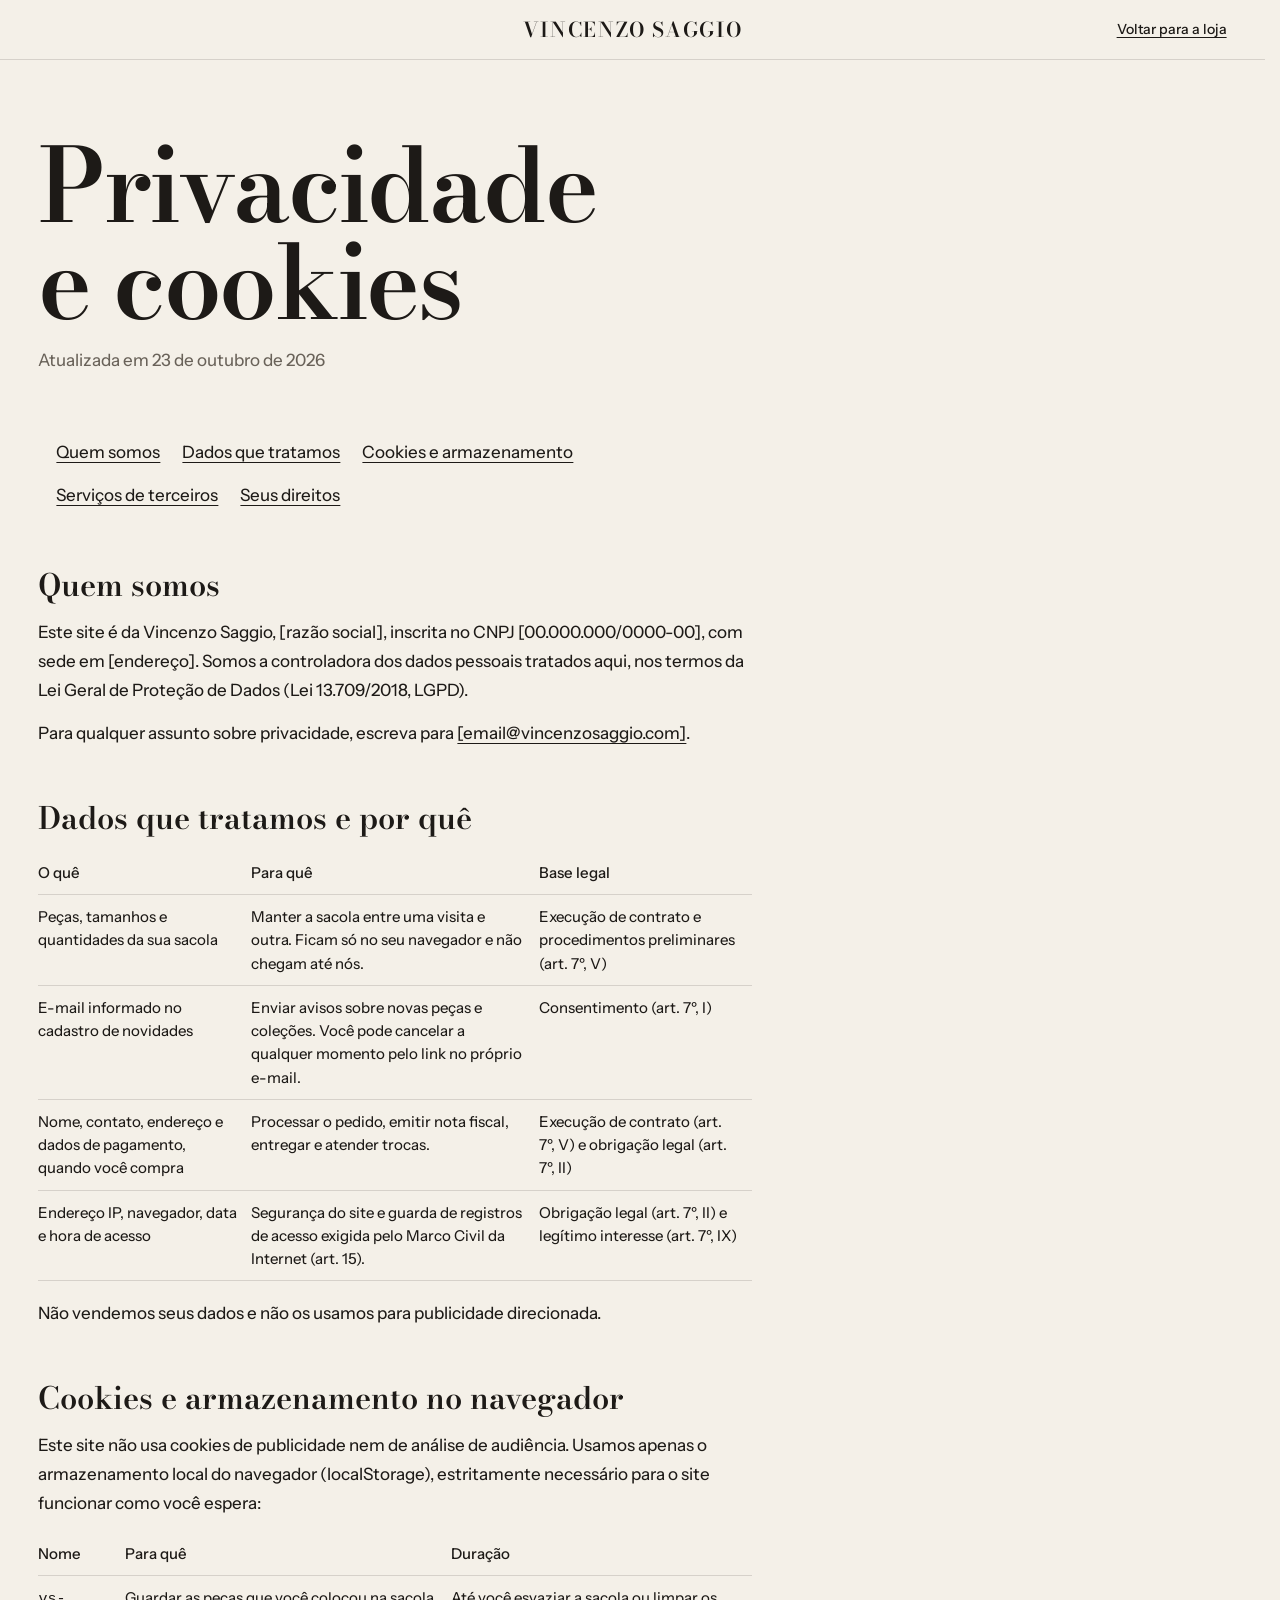
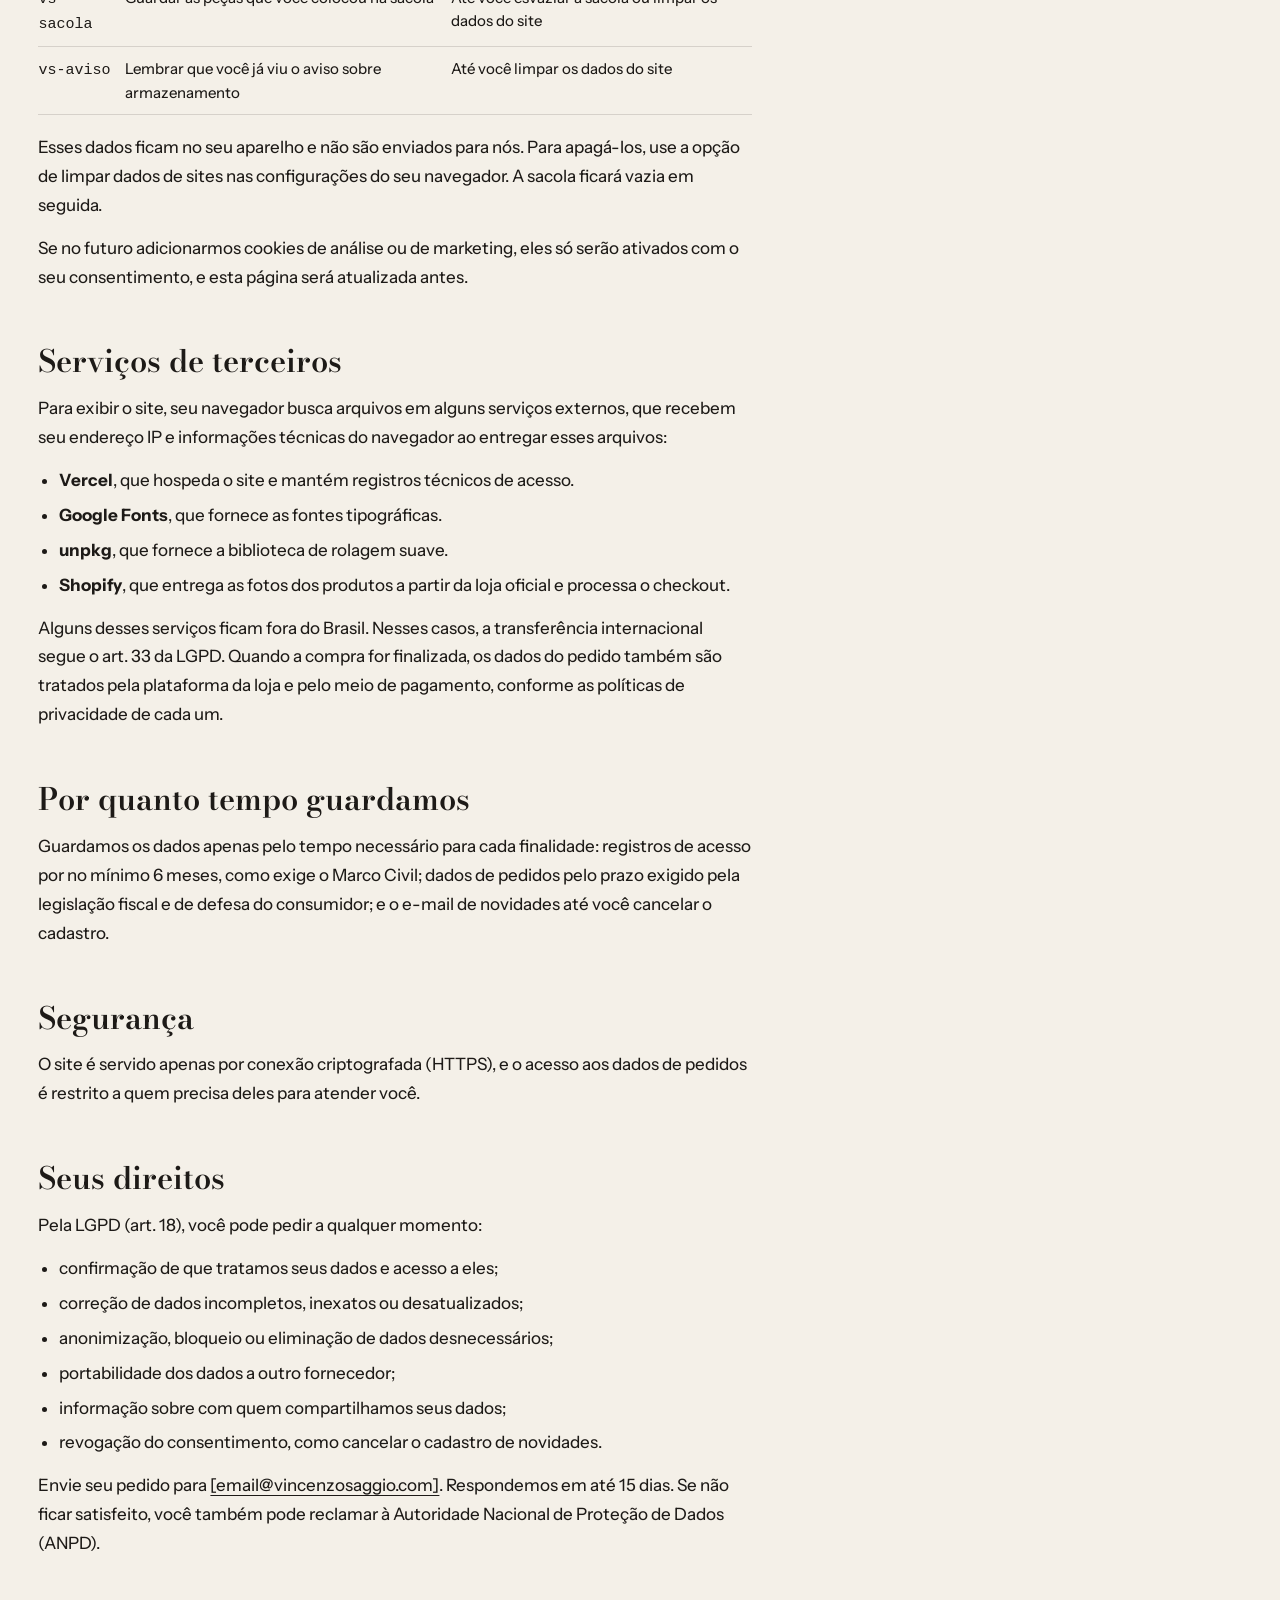
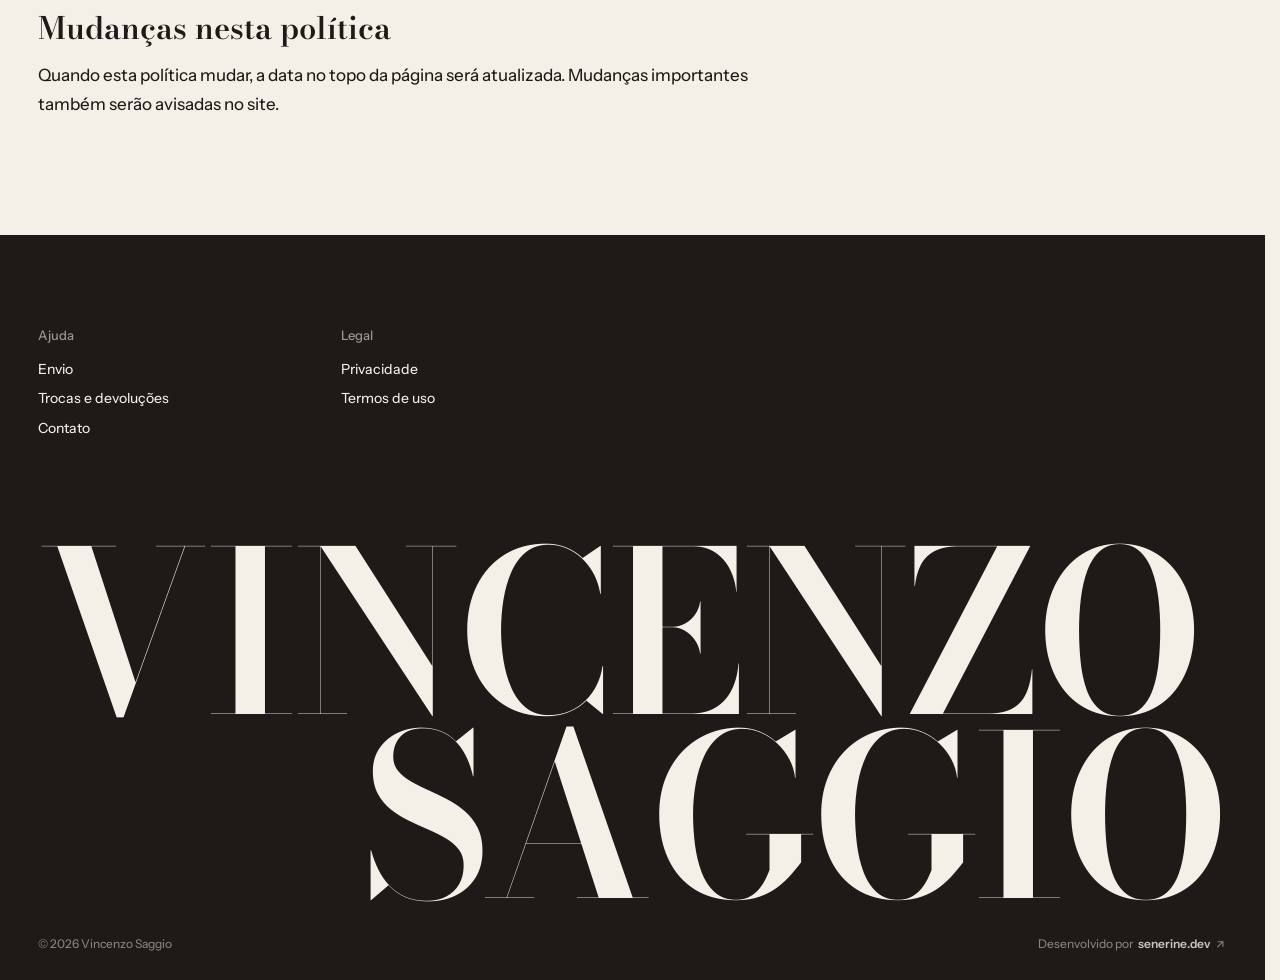
<file: privacidade.html>
<!doctype html>
<html lang="pt-BR">
<head>
<meta charset="utf-8">
<meta name="viewport" content="width=device-width, initial-scale=1">
<title>Política de privacidade e cookies – Vincenzo Saggio</title>
<meta name="description" content="Como a Vincenzo Saggio trata seus dados pessoais, o que guardamos no seu navegador e como exercer seus direitos pela LGPD.">
<link rel="canonical" href="https://vicenzosaggio.vercel.app/privacidade">
<meta name="theme-color" content="#F4F0E8">
<link rel="icon" href="/favicon.svg" type="image/svg+xml">
<meta property="og:type" content="website">
<meta property="og:site_name" content="Vincenzo Saggio">
<meta property="og:locale" content="pt_BR">
<meta property="og:title" content="Política de privacidade e cookies – Vincenzo Saggio">
<meta property="og:url" content="https://vicenzosaggio.vercel.app/privacidade">
<meta property="og:image" content="https://vicenzosaggio.vercel.app/assets/og.jpg?v=3">
<meta property="og:image:width" content="1200">
<meta property="og:image:height" content="630">
<link rel="preconnect" href="https://fonts.googleapis.com">
<link rel="preconnect" href="https://fonts.gstatic.com" crossorigin>
<link href="https://fonts.googleapis.com/css2?family=Bodoni+Moda:ital,opsz,wght@0,6..96,400..700;1,6..96,400..700&family=Instrument+Sans:wght@400..700&display=swap" rel="stylesheet">
<link rel="stylesheet" href="/styles.css">
</head>
<body>

<header class="top top-sub">
  <span></span>
  <a class="wordmark" href="/">Vincenzo Saggio</a>
  <a class="top-link" href="/">Voltar para a loja</a>
</header>

<main class="legal">
  <div class="legal-head">
    <h1>Privacidade<br>e cookies</h1>
    <p class="legal-date">Atualizada em 23 de outubro de 2026</p>
  </div>

  <div class="legal-body">
    <ul class="legal-toc" aria-label="Nesta página">
      <li><a href="#quem-somos">Quem somos</a></li>
      <li><a href="#dados">Dados que tratamos</a></li>
      <li><a href="#cookies">Cookies e armazenamento</a></li>
      <li><a href="#terceiros">Serviços de terceiros</a></li>
      <li><a href="#direitos">Seus direitos</a></li>
    </ul>

    <h2 id="quem-somos">Quem somos</h2>
    <p>Este site é da Vincenzo Saggio, [razão social], inscrita no CNPJ [00.000.000/0000-00], com sede em [endereço]. Somos a controladora dos dados pessoais tratados aqui, nos termos da Lei Geral de Proteção de Dados (Lei 13.709/2018, LGPD).</p>
    <p>Para qualquer assunto sobre privacidade, escreva para <a href="mailto:[email@vincenzosaggio.com]">[email@vincenzosaggio.com]</a>.</p>

    <h2 id="dados">Dados que tratamos e por quê</h2>
    <table>
      <thead><tr><th>O quê</th><th>Para quê</th><th>Base legal</th></tr></thead>
      <tbody>
        <tr><td>Peças, tamanhos e quantidades da sua sacola</td><td>Manter a sacola entre uma visita e outra. Ficam só no seu navegador e não chegam até nós.</td><td>Execução de contrato e procedimentos preliminares (art. 7º, V)</td></tr>
        <tr><td>E-mail informado no cadastro de novidades</td><td>Enviar avisos sobre novas peças e coleções. Você pode cancelar a qualquer momento pelo link no próprio e-mail.</td><td>Consentimento (art. 7º, I)</td></tr>
        <tr><td>Nome, contato, endereço e dados de pagamento, quando você compra</td><td>Processar o pedido, emitir nota fiscal, entregar e atender trocas.</td><td>Execução de contrato (art. 7º, V) e obrigação legal (art. 7º, II)</td></tr>
        <tr><td>Endereço IP, navegador, data e hora de acesso</td><td>Segurança do site e guarda de registros de acesso exigida pelo Marco Civil da Internet (art. 15).</td><td>Obrigação legal (art. 7º, II) e legítimo interesse (art. 7º, IX)</td></tr>
      </tbody>
    </table>
    <p>Não vendemos seus dados e não os usamos para publicidade direcionada.</p>

    <h2 id="cookies">Cookies e armazenamento no navegador</h2>
    <p>Este site não usa cookies de publicidade nem de análise de audiência. Usamos apenas o armazenamento local do navegador (localStorage), estritamente necessário para o site funcionar como você espera:</p>
    <table>
      <thead><tr><th>Nome</th><th>Para quê</th><th>Duração</th></tr></thead>
      <tbody>
        <tr><td><code>vs-sacola</code></td><td>Guardar as peças que você colocou na sacola</td><td>Até você esvaziar a sacola ou limpar os dados do site</td></tr>
        <tr><td><code>vs-aviso</code></td><td>Lembrar que você já viu o aviso sobre armazenamento</td><td>Até você limpar os dados do site</td></tr>
      </tbody>
    </table>
    <p>Esses dados ficam no seu aparelho e não são enviados para nós. Para apagá-los, use a opção de limpar dados de sites nas configurações do seu navegador. A sacola ficará vazia em seguida.</p>
    <p>Se no futuro adicionarmos cookies de análise ou de marketing, eles só serão ativados com o seu consentimento, e esta página será atualizada antes.</p>

    <h2 id="terceiros">Serviços de terceiros</h2>
    <p>Para exibir o site, seu navegador busca arquivos em alguns serviços externos, que recebem seu endereço IP e informações técnicas do navegador ao entregar esses arquivos:</p>
    <ul>
      <li><strong>Vercel</strong>, que hospeda o site e mantém registros técnicos de acesso.</li>
      <li><strong>Google Fonts</strong>, que fornece as fontes tipográficas.</li>
      <li><strong>unpkg</strong>, que fornece a biblioteca de rolagem suave.</li>
      <li><strong>Shopify</strong>, que entrega as fotos dos produtos a partir da loja oficial e processa o checkout.</li>
    </ul>
    <p>Alguns desses serviços ficam fora do Brasil. Nesses casos, a transferência internacional segue o art. 33 da LGPD. Quando a compra for finalizada, os dados do pedido também são tratados pela plataforma da loja e pelo meio de pagamento, conforme as políticas de privacidade de cada um.</p>

    <h2 id="retencao">Por quanto tempo guardamos</h2>
    <p>Guardamos os dados apenas pelo tempo necessário para cada finalidade: registros de acesso por no mínimo 6 meses, como exige o Marco Civil; dados de pedidos pelo prazo exigido pela legislação fiscal e de defesa do consumidor; e o e-mail de novidades até você cancelar o cadastro.</p>

    <h2 id="seguranca">Segurança</h2>
    <p>O site é servido apenas por conexão criptografada (HTTPS), e o acesso aos dados de pedidos é restrito a quem precisa deles para atender você.</p>

    <h2 id="direitos">Seus direitos</h2>
    <p>Pela LGPD (art. 18), você pode pedir a qualquer momento:</p>
    <ul>
      <li>confirmação de que tratamos seus dados e acesso a eles;</li>
      <li>correção de dados incompletos, inexatos ou desatualizados;</li>
      <li>anonimização, bloqueio ou eliminação de dados desnecessários;</li>
      <li>portabilidade dos dados a outro fornecedor;</li>
      <li>informação sobre com quem compartilhamos seus dados;</li>
      <li>revogação do consentimento, como cancelar o cadastro de novidades.</li>
    </ul>
    <p>Envie seu pedido para <a href="mailto:[email@vincenzosaggio.com]">[email@vincenzosaggio.com]</a>. Respondemos em até 15 dias. Se não ficar satisfeito, você também pode reclamar à Autoridade Nacional de Proteção de Dados (ANPD).</p>

    <h2 id="mudancas">Mudanças nesta política</h2>
    <p>Quando esta política mudar, a data no topo da página será atualizada. Mudanças importantes também serão avisadas no site.</p>
  </div>
</main>

<footer class="foot">
  <div class="foot-cols">
    <div>
      <h3>Ajuda</h3>
      <ul>
        <li><a href="https://vincenzosaggio.com/policies/shipping-policy" rel="noopener">Envio</a></li>
        <li><a href="https://vincenzosaggio.com/policies/refund-policy" rel="noopener">Trocas e devoluções</a></li>
        <li><a href="https://vincenzosaggio.com/pages/contact" rel="noopener">Contato</a></li>
      </ul>
    </div>
    <div>
      <h3>Legal</h3>
      <ul>
        <li><a href="/privacidade.html">Privacidade</a></li>
        <li><a href="https://vincenzosaggio.com/policies/terms-of-service" rel="noopener">Termos de uso</a></li>
      </ul>
    </div>
  </div>
  <p class="foot-mark" aria-hidden="true"><span>Vincenzo</span><span>Saggio</span></p>
  <div class="foot-small">
    <p>© 2026 Vincenzo Saggio</p>
    <a class="credito" href="https://www.senerinedev.com.br" target="_blank" rel="noopener">Desenvolvido por <b>senerine.dev</b><svg viewBox="0 0 24 24" aria-hidden="true"><path d="M7 17 17 7M8 7h9v9"/></svg></a>
  </div>
</footer>

</body>
</html>
</file>
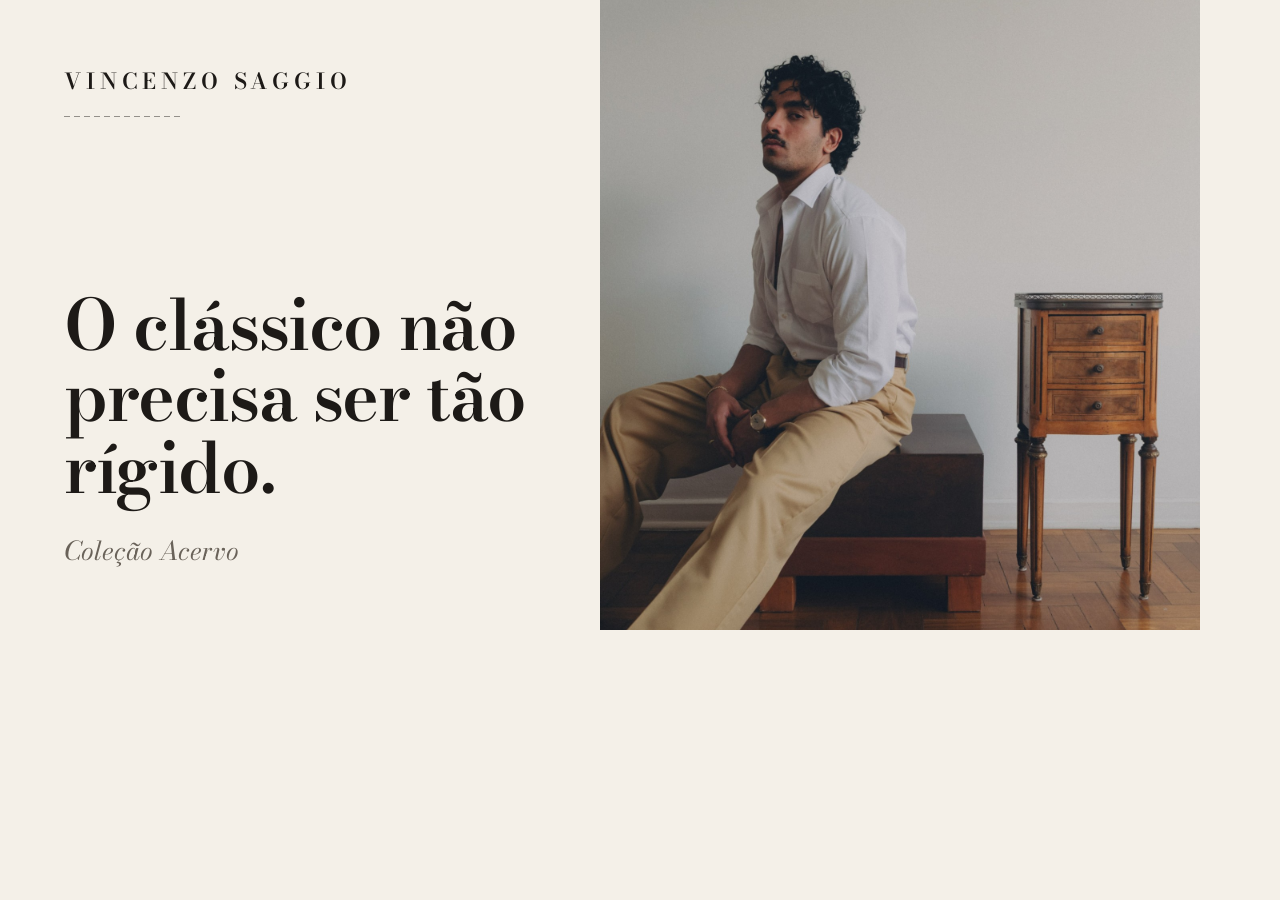
<file: scripts/capa-link/capa.html>
<!doctype html>
<!--
  Capa de link da Vincenzo Saggio (1200x630), minimalista: painel marfim com a
  marca e a frase da coleção à esquerda, a foto da abertura à direita. O único
  detalhe é o pesponto, o mesmo dos botões do site.
  Gere a imagem com: powershell -File scripts/capa-link/gerar.ps1
-->
<html lang="pt-BR">
<head>
<meta charset="utf-8">
<title>Capa de link, Vincenzo Saggio</title>
<link rel="preconnect" href="https://fonts.googleapis.com">
<link rel="preconnect" href="https://fonts.gstatic.com" crossorigin>
<link href="https://fonts.googleapis.com/css2?family=Bodoni+Moda:ital,opsz,wght@0,6..96,400..700;1,6..96,400..700&family=Instrument+Sans:wght@400..700&display=block" rel="stylesheet">
<style>
  :root { --carvao: #1D1A17; --marfim: #F4F0E8; --pedra-txt: #696259; }
  * { margin: 0; box-sizing: border-box; }
  html, body { width: 1200px; height: 630px; overflow: hidden; background: var(--marfim); }
  .capa { display: grid; grid-template-columns: 600px 600px; width: 1200px; height: 630px; color: var(--carvao); }

  .texto { display: flex; flex-direction: column; padding: 64px 64px 60px; }
  .marca { font-family: "Bodoni Moda"; font-weight: 600; font-variation-settings: "opsz" 11; font-size: 22px; letter-spacing: .22em; text-transform: uppercase; }
  .pesponto { width: 120px; height: 1px; margin-top: 18px; color: var(--carvao); opacity: .45;
    background: linear-gradient(90deg, currentColor 60%, transparent 0) 0 0 / 10px 1px repeat-x; }
  h1 { margin-top: auto; font-family: "Bodoni Moda"; font-weight: 600; font-variation-settings: "opsz" 11;
    font-size: 70px; line-height: 1.02; letter-spacing: -.02em; }
  .colecao { margin-top: 28px; font-family: "Bodoni Moda"; font-style: italic; font-weight: 400; font-variation-settings: "opsz" 11;
    font-size: 26px; color: var(--pedra-txt); }

  .foto { position: relative; overflow: hidden; }
  .foto img { position: absolute; inset: 0; width: 100%; height: 100%; object-fit: cover; object-position: 38% 30%; }
</style>
</head>
<body>
<div class="capa">
  <div class="texto">
    <p class="marca">Vincenzo Saggio</p>
    <div class="pesponto"></div>
    <h1>O clássico não precisa ser tão rígido.</h1>
    <p class="colecao">Coleção Acervo</p>
  </div>
  <div class="foto"><img src="../../assets/img/6.jpg" alt=""></div>
</div>
</body>
</html>
</file>
<file: styles.css>
/* Vincenzo Saggio, coleção Acervo */
:root {
  --marfim: #F4F0E8;
  --papel: #EBE5DA;
  --pedra: #CFC7BA;
  --pedra-txt: #696259;
  --carvao: #1D1A17;
  --carvao-2: #2A2521;
  --taco: #3A2A20;
  --couro: #7A2E22;
  --fio: rgba(29, 26, 23, .14);
  --fio-claro: rgba(244, 240, 232, .18);

  --editorial: "Bodoni Moda", "Didot", "Bodoni 72", Georgia, serif;
  --sans: "Instrument Sans", "Helvetica Neue", Arial, sans-serif;

  /* Escala: 13 · 15 · 17 · 20 · 26 · 34 · 46 · 64 · 88 */
  --t-xs: 13px;
  --t-sm: 15px;
  --t-md: 17px;

  --pad: clamp(16px, 3vw, 44px);
  --gap: clamp(12px, 1.6vw, 24px);
  --sec: clamp(72px, 10vw, 152px);
  --top-h: 60px;

  --ease: cubic-bezier(.2, .7, .2, 1);
  --out: cubic-bezier(.16, 1, .3, 1);
}

* { box-sizing: border-box; }
[hidden] { display: none !important; }
html { scrollbar-gutter: stable; scroll-behavior: smooth; scroll-padding-top: calc(var(--top-h) + 12px); }
body {
  margin: 0;
  background: var(--marfim);
  color: var(--carvao);
  font-family: var(--sans);
  font-size: var(--t-md);
  line-height: 1.55;
  -webkit-font-smoothing: antialiased;
  text-rendering: optimizeLegibility;
}
img, video { display: block; max-width: 100%; height: auto; }
a { color: inherit; text-underline-offset: .22em; text-decoration-thickness: 1px; }
button { font: inherit; color: inherit; cursor: pointer; }
:focus-visible { outline: 2px solid var(--couro); outline-offset: 3px; }
h1, h2, h3 { margin: 0; font-weight: 500; }
body { font-weight: 450; }

/* A Bodoni nos tamanhos ópticos grandes tem traços finos que somem no celular.
   O corte de texto (opsz 11) e o peso 600 engrossam os traços sem perder o desenho. */
.title-lg, .title-md, .hero-title, .spread-text h3, .spread-pair figcaption,
.look-group legend, .marca-title, .marca-lead, .contraste-palavras, .servico h2,
.news label, .pv-title, .pv-facts p, .menu-list a, .bag-title, .bag-empty,
.legal h1, .legal-body h2, .lost h1, .giant {
  font-weight: 600;
  font-variation-settings: "opsz" 11;
}
p { margin: 0; }
figure { margin: 0; }

.skip { position: absolute; left: -999px; top: 8px; z-index: 99; background: var(--carvao); color: var(--marfim); padding: 10px 16px; }
.skip:focus { left: 8px; }
.sr-only { position: absolute; width: 1px; height: 1px; overflow: hidden; clip-path: inset(50%); white-space: nowrap; }

/* ---------- Tipografia ---------- */
.title-lg {
  font-family: var(--editorial);
  font-size: clamp(34px, 4.2vw, 64px);
  line-height: 1.04;
  letter-spacing: -.015em;
  text-wrap: balance;
}
.title-md { font-family: var(--editorial); font-size: clamp(26px, 2.4vw, 34px); line-height: 1.1; letter-spacing: -.01em; }
em { font-style: italic; }

/* ---------- Botões e links ---------- */
.btn {
  display: inline-flex; align-items: center; justify-content: center;
  min-height: 52px; padding: 0 28px;
  border: 1px solid var(--carvao); background: var(--carvao); color: var(--marfim);
  font-family: var(--sans); font-size: var(--t-sm); font-weight: 500; letter-spacing: .01em;
  text-decoration: none;
  transition: background .25s var(--ease), border-color .25s var(--ease), color .25s var(--ease);
}
/* O pesponto: a costura aparente da alfaiataria é o gesto de todos os botões.
   Um traço de 6px a cada 10px; repetido na horizontal, ele "corre" quando a
   posição do fundo anda 10px, como a linha passando na máquina. */
:root { --ponto: linear-gradient(90deg, currentColor 60%, transparent 0); }
@keyframes costura { to { background-position: 10px 0, -10px 100%; } }
@keyframes costura-linha { to { background-position: 10px 100%; } }

/* Botão principal: etiqueta costurada em cima e embaixo. No hover o couro entra
   da esquerda, como tecido sendo puxado, e o pesponto corre. */
.btn { position: relative; isolation: isolate; overflow: hidden; transition: color .3s var(--ease), border-color .3s var(--ease), scale .2s var(--out); }
.btn::before {
  content: ""; position: absolute; inset: 0; z-index: -1;
  background: var(--couro); transform: scaleX(0); transform-origin: 100% 50%;
  transition: transform .55s var(--out);
}
.btn::after {
  content: ""; position: absolute; inset: 6px 10px; z-index: -1; pointer-events: none;
  background: var(--ponto) 0 0 / 10px 1px repeat-x, var(--ponto) 0 100% / 10px 1px repeat-x;
  opacity: .32; transition: opacity .3s var(--ease), inset .45s var(--out);
}
@media (hover: hover) {
  .btn:hover { border-color: var(--couro); }
  .btn:hover::before { transform: scaleX(1); transform-origin: 0 50%; }
  .btn:hover::after { opacity: .75; inset: 5px 8px; animation: costura .55s linear infinite; }
}
.btn:active { scale: .98; }
.btn:active::before { transform: scaleX(1); transform-origin: 0 50%; transition-duration: .3s; }
.btn:focus-visible { outline: 1.5px solid var(--couro); outline-offset: 3px; }
.btn.is-busy { pointer-events: none; }
.btn.is-busy .btn-label::after {
  content: ""; display: inline-block; width: 12px; height: 12px; margin-left: 10px; vertical-align: -1px;
  border: 1.5px solid currentColor; border-right-color: transparent; border-radius: 50%;
  animation: spin .7s linear infinite;
}
@keyframes spin { to { rotate: 1turn; } }
.btn-block { width: 100%; }
/* Link: a voz da marca, no itálico da Bodoni. A linha é um fio inteiro; no hover
   vira pesponto correndo e a seta dá um passo. */
.link-arrow {
  display: inline-flex; align-items: baseline; gap: .5em;
  font-family: var(--editorial); font-style: italic; font-weight: 500; font-variation-settings: "opsz" 11;
  font-size: 19px; line-height: 1.2; letter-spacing: -.005em; text-decoration: none;
  padding-bottom: 5px;
  background: linear-gradient(currentColor, currentColor) 0 100% / 100% 1px no-repeat;
}
.link-arrow::after {
  content: "→"; font-family: var(--sans); font-style: normal; font-size: .78em;
  transition: translate .4s var(--out);
}
@media (hover: hover) {
  .link-arrow:hover { background: var(--ponto) 0 100% / 10px 1px repeat-x; animation: costura-linha .55s linear infinite; }
  .link-arrow:hover::after { translate: 5px 0; }
}
.link-arrow:active::after { translate: 5px 0; }
.link-arrow:focus-visible { outline: 1.5px solid currentColor; outline-offset: 4px; }
.error { min-height: 1.4em; margin: 6px 0; font-size: var(--t-sm); color: var(--couro); }

/* ---------- Anúncio e topo ---------- */
.announce {
  display: flex; justify-content: center; align-items: center; gap: 14px; flex-wrap: wrap;
  padding: 8px var(--pad);
  background: var(--carvao); color: var(--marfim);
  font-size: var(--t-xs); letter-spacing: .02em; text-align: center;
}
.announce-sep { width: 18px; height: 1px; background: currentColor; opacity: .5; }
.top {
  position: sticky; top: 0; z-index: 40;
  display: grid; grid-template-columns: 1fr auto 1fr; align-items: center;
  min-height: var(--top-h); padding: 0 var(--pad);
  background: var(--marfim);
  border-bottom: 1px solid var(--fio);
  transition: transform .5s var(--out);
}
.top.is-hidden { transform: translateY(-100%); }
.nav { display: flex; gap: clamp(16px, 2vw, 30px); font-size: 14px; font-weight: 500; }
.nav a { text-decoration: none; padding: 6px 0; background: linear-gradient(currentColor, currentColor) 0 100% / 0 1px no-repeat; transition: background-size .3s var(--out); }
.nav a:hover { background-size: 100% 1px; }
.icon-btn { justify-self: start; display: grid; place-items: center; width: 44px; height: 44px; margin-left: -12px; background: none; border: 0; }
.wordmark {
  grid-column: 2;
  font-family: var(--editorial); font-weight: 600;
  font-size: clamp(17px, 1.6vw, 21px); letter-spacing: .08em;
  text-transform: uppercase; text-decoration: none; white-space: nowrap;
}
.bag-btn {
  grid-column: 3; justify-self: end;
  display: grid; place-items: center;
  width: 44px; height: 44px; margin-right: -10px;
  background: none; border: 0; padding: 0;
}
.bag-icon { position: relative; display: block; width: 24px; height: 24px; }
.bag-icon svg { width: 24px; height: 24px; overflow: visible; fill: none; stroke: currentColor; stroke-width: 1.5; stroke-linejoin: round; stroke-linecap: round; }
.bag-handle { transition: translate .35s var(--out); }
.bag-body { transition: fill .3s var(--ease); }
.bag-btn:hover .bag-handle { translate: 0 -1.5px; }
.bag-btn:hover .bag-body { fill: rgba(29, 26, 23, .06); }
.bag-count {
  position: absolute; top: -5px; right: -9px;
  display: grid; place-items: center; min-width: 18px; height: 18px; padding: 0 5px;
  border-radius: 9px; background: var(--couro); color: var(--marfim);
  font-size: 11px; font-weight: 600; line-height: 1; font-variant-numeric: tabular-nums;
  box-shadow: 0 0 0 2px var(--marfim);
  transition: scale .45s var(--out), opacity .3s var(--ease);
}
.bag-count.is-empty { scale: 0; opacity: 0; }
.bag-btn.bump .bag-icon { animation: bag-bump .7s var(--out); }
.bag-btn.bump .bag-count { animation: count-pop .6s var(--out); }
@keyframes bag-bump { 25% { rotate: -9deg; translate: 0 -3px; } 55% { rotate: 6deg; } }
@keyframes count-pop { 30% { scale: 1.45; } }

/* Menu: duas linhas; a de baixo se completa no hover e as duas viram X com o menu aberto */
.burger { position: relative; display: block; width: 22px; height: 12px; }
.burger span { position: absolute; left: 0; height: 1.5px; width: 100%; background: currentColor; transition: width .35s var(--out), translate .35s var(--out), rotate .35s var(--out); }
.burger span:first-child { top: 0; }
.burger span:last-child { bottom: 0; width: 64%; }
.menu-btn:hover .burger span:last-child { width: 100%; }
.menu-btn[aria-expanded="true"] .burger span:first-child { translate: 0 5.25px; rotate: 45deg; }
.menu-btn[aria-expanded="true"] .burger span:last-child { width: 100%; translate: 0 -5.25px; rotate: -45deg; }
.only-sm { display: none; }

/* ---------- 1. Campanha ---------- */
.hero {
  display: grid; grid-template-columns: minmax(0, 5fr) minmax(0, 7fr);
  min-height: calc(100svh - var(--top-h) - 34px);
}
.hero-copy {
  display: flex; flex-direction: column; justify-content: space-between; gap: 40px;
  padding: clamp(28px, 4vw, 56px) var(--pad) clamp(32px, 5vw, 64px);
}
.hero-title {
  margin-top: auto;
  font-family: var(--editorial);
  font-size: clamp(46px, 6.2vw, 108px);
  line-height: .98; letter-spacing: -.025em;
}
.hero-title .line { display: block; overflow: hidden; padding-bottom: .06em; margin-bottom: -.06em; }
.hero-title .line > span { display: inline-block; }
.hero-sub { max-width: 27em; margin-top: 28px; font-size: var(--t-md); color: var(--pedra-txt); }
.hero-actions { display: flex; flex-wrap: wrap; align-items: center; gap: 18px 28px; margin-top: 32px; }
.hero-media { position: relative; overflow: hidden; background: var(--papel); }
.hero-media img { position: absolute; inset: 0; width: 100%; height: 100%; object-fit: cover; object-position: 38% 40%; }
.hero-caption {
  position: absolute; left: var(--gap); bottom: var(--gap);
  display: grid; gap: 2px; padding: 14px 18px;
  background: rgba(244, 240, 232, .94); font-size: 14px;
  max-width: calc(100% - 2 * var(--gap));
}
.hero-caption span { font-size: 12px; color: var(--pedra-txt); margin-bottom: 4px; }
.hero-caption a { text-decoration: none; }
.hero-caption a:hover { text-decoration: underline; }

/* ---------- 2. Coleção ---------- */
.colecao { padding: var(--sec) var(--pad) 0; }
.colecao-head {
  display: flex; flex-wrap: wrap; align-items: end; justify-content: space-between; gap: 24px 48px;
  margin-bottom: clamp(28px, 4vw, 52px);
}
.colecao-intro { max-width: 30em; margin-top: 16px; color: var(--pedra-txt); }
.colecao-tools { display: flex; align-items: center; gap: 28px; }
.filters { display: flex; gap: 22px; }
.filters button {
  min-height: 40px; padding: 0 1px; border: 0; background: none;
  font-size: 14px; font-weight: 500; color: var(--pedra-txt);
  transition: color .2s, border-color .2s;
}
.filters button:hover { color: var(--carvao); }
.filters button.is-on { color: var(--carvao); border-color: var(--carvao); }
.count { font-size: 14px; color: var(--pedra-txt); white-space: nowrap; padding-left: 24px; border-left: 1px solid var(--fio); line-height: 1.1; }

.grid {
  list-style: none; margin: 0; padding: 0;
  display: grid; grid-template-columns: repeat(4, minmax(0, 1fr));
  gap: clamp(36px, 4vw, 56px) var(--gap);
}
/* A primeira peça abre a coleção em escala maior, como uma página dupla */
.grid[data-filter="todas"] > li:first-child { grid-column: span 2; grid-row: span 2; }
.grid[data-filter="todas"] > li:first-child .card { height: 100%; display: flex; flex-direction: column; }
.grid[data-filter="todas"] > li:first-child .card-media { flex: 1; aspect-ratio: auto; min-height: 420px; }
.grid[data-filter="todas"] > li:first-child .card-name { font-size: var(--t-md); }

.card { display: block; color: inherit; text-decoration: none; }
.card-media { position: relative; display: block; aspect-ratio: 2 / 3; overflow: hidden; background: var(--papel); }
.card-media img {
  position: absolute; inset: 0; width: 100%; height: 100%; object-fit: cover; object-position: center 20%;
  transition: opacity .6s var(--ease), scale 1.2s var(--out);
}
.card-media img + img { opacity: 0; }
.card:hover .card-media img + img, .card:focus-visible .card-media img + img { opacity: 1; }
.card:hover .card-media img { scale: 1.03; }
.card-meta { display: grid; gap: 3px; padding-top: 14px; }
.card-row { display: flex; justify-content: space-between; align-items: baseline; gap: 12px; }
.card-name { font-size: var(--t-sm); font-weight: 500; }
.card-price { font-size: var(--t-sm); white-space: nowrap; }
.card-color { font-size: 14px; color: var(--pedra-txt); }
.card-dots { display: inline-flex; gap: 5px; }
.dot { width: 10px; height: 10px; border-radius: 50%; background: var(--sw); box-shadow: inset 0 0 0 1px var(--fio); }
.dot.is-on { outline: 1px solid var(--carvao); outline-offset: 2px; }
.card-stock { font-size: var(--t-xs); color: var(--pedra-txt); }
.card-stock.is-low { color: var(--couro); }

/* ---------- 3. Detalhes ---------- */
.detalhes { margin-top: var(--sec); padding: var(--sec) var(--pad); background: var(--papel); }
.detalhes-head { max-width: 760px; margin-bottom: clamp(48px, 7vw, 104px); }
.spread {
  display: grid; grid-template-columns: minmax(0, 6fr) minmax(0, 5fr); gap: clamp(32px, 6vw, 112px);
  align-items: center;
}
.spread + .spread { margin-top: clamp(64px, 9vw, 140px); }
.spread.is-flip { grid-template-columns: minmax(0, 5fr) minmax(0, 6fr); }
.spread.is-flip .spread-text { order: -1; }
.spread-media img { width: 100%; aspect-ratio: 4 / 5; object-fit: cover; }
.spread-pair { display: grid; grid-template-columns: 1fr 1fr; gap: var(--gap); align-items: start; }
.spread-pair figure:last-child { margin-top: 22%; }
.spread-pair img { width: 100%; aspect-ratio: 2 / 3; object-fit: cover; }
.spread-pair figcaption { margin-top: 10px; font-family: var(--editorial); font-style: italic; font-size: 18px; }
.spread-text { max-width: 30em; }
.spread-kicker { font-size: var(--t-xs); font-weight: 500; color: var(--pedra-txt); margin-bottom: 14px; }
.spread-text h3 { font-family: var(--editorial); font-size: clamp(30px, 3.2vw, 48px); line-height: 1.06; letter-spacing: -.015em; margin-bottom: 20px; }
.spread-text p { color: var(--carvao-2); margin-bottom: 28px; }

/* ---------- 4. Looks ---------- */
.looks { padding: var(--sec) var(--pad); }
.looks-head { display: grid; grid-template-columns: minmax(0, 7fr) minmax(0, 4fr); gap: 16px 48px; align-items: end; margin-bottom: clamp(40px, 6vw, 88px); }
.looks-sub { color: var(--pedra-txt); max-width: 22em; }
.looks-grid {
  display: grid; grid-template-columns: repeat(12, minmax(0, 1fr));
  gap: clamp(40px, 6vw, 96px) var(--gap);
}
.look-card img { width: 100%; object-fit: cover; }
.look-card.is-a { grid-column: 1 / 7; }
.look-card.is-a img { aspect-ratio: 2 / 3; }
.look-card.is-b { grid-column: 8 / 12; align-self: end; }
.look-card.is-b img { aspect-ratio: 2 / 3; }
.look-card.is-c { grid-column: 3 / 13; }
.look-card.is-c img { aspect-ratio: 3 / 2; }
.look-card figcaption { display: grid; margin-top: 14px; font-size: 14px; }
.look-card figcaption a:not(.look-use) {
  display: flex; justify-content: space-between; gap: 12px;
  padding: 10px 0; border-bottom: 1px solid var(--fio); text-decoration: none;
}
.look-card figcaption a:not(.look-use):hover { color: var(--couro); }
.look-card figcaption a span { color: var(--pedra-txt); }
.look-use { justify-self: start; margin-top: 14px; font-weight: 500; }
.look-card.is-c figcaption { max-width: 460px; margin-left: auto; }

/* ---------- 5. Monte o look (seção escura) ----------
   A camisa vem do recorte de cima de uma foto e a calça do recorte de baixo de
   outra; as duas se encontram na cintura, levemente desalinhadas, como colagem. */
.monte { padding: var(--sec) var(--pad); background: var(--carvao); color: var(--marfim); }
.monte-head { display: flex; flex-wrap: wrap; justify-content: space-between; align-items: end; gap: 16px 48px; margin-bottom: clamp(36px, 5vw, 72px); }
.monte-sub { color: rgba(244, 240, 232, .7); max-width: 24em; }
.monte-body { display: grid; grid-template-columns: minmax(0, 5fr) minmax(0, 5fr); gap: clamp(36px, 7vw, 120px); align-items: start; }
/* Palco do look: duas fotos do mesmo estúdio, na mesma escala. A de cima mostra
   a camisa até a cintura, a de baixo a calça a partir da cintura; cada foto é
   posicionada pela cintura medida nela (--cintura, em larguras do palco), então
   as duas se encontram exatamente na linha do cós. */
.look-stage {
  --topo: .37;
  position: relative; container-type: inline-size;
  width: 100%; max-width: 440px; justify-self: center;
  aspect-ratio: 1 / 1.31;
}
.look-top, .look-bottom { position: absolute; left: 0; right: 0; overflow: hidden; background: var(--carvao-2); }
.look-top { top: 0; height: calc(var(--topo) * 100cqw); rotate: -.5deg; translate: -1.2% 0; z-index: 1; }
.look-bottom { top: calc(var(--topo) * 100cqw); bottom: 0; rotate: .35deg; translate: 1.2% 0; box-shadow: 0 -12px 22px -14px rgba(0, 0, 0, .75); z-index: 2; }
.look-stage img { position: absolute; left: 0; width: 100%; height: auto; max-width: none; }
.look-top img { top: calc((var(--topo) - var(--cintura, .4)) * 100cqw); }
.look-bottom img { top: calc(var(--cintura, .4) * -100cqw); }
/* Ao trocar, a camisa desce até a cintura e a calça sobe até ela */
.motion .look-top img.is-swap { animation: swap-top .7s var(--out); }
.motion .look-bottom img.is-swap { animation: swap-bottom .7s var(--out); }
@keyframes swap-top { from { opacity: 0; translate: 0 -8%; } }
@keyframes swap-bottom { from { opacity: 0; translate: 0 6%; } }
.look-group { border: 0; padding: 0 0 28px; margin: 0 0 28px; border-bottom: 1px solid var(--fio-claro); }
.look-group legend { padding: 0; margin-bottom: 14px; font-family: var(--editorial); font-size: 28px; }
.look-name { margin: 12px 0 14px; font-size: var(--t-sm); color: rgba(244, 240, 232, .72); }
.look-total { display: flex; justify-content: space-between; font-size: 18px; margin-bottom: 8px; }
.monte .btn { background: var(--marfim); color: var(--carvao); border-color: var(--marfim); }
.monte .btn:hover { color: var(--marfim); border-color: var(--couro); }
.monte .error { color: #E6A396; }

/* ---------- Seletores de cor e tamanho ---------- */
.swatches { display: flex; flex-wrap: wrap; gap: 12px; }
.swatch {
  display: block; width: 36px; height: 36px; border-radius: 50%; padding: 0;
  border: 1px solid var(--fio); background: var(--sw);
  outline: 1px solid transparent; outline-offset: 4px;
  transition: outline-color .2s;
}
.swatch:hover { outline-color: var(--pedra); }
.swatch[aria-pressed="true"], .swatch[aria-current="true"] { outline-color: currentColor; }
.sizes { border: 0; padding: 0; margin: 0; }
.sizes > div { display: flex; flex-wrap: wrap; gap: 8px; }
.sizes button {
  min-width: 52px; min-height: 48px; padding: 0 12px;
  background: transparent; border: 1px solid currentColor; border-color: color-mix(in srgb, currentColor 28%, transparent);
  font-size: var(--t-sm); font-weight: 500;
  transition: background .2s, color .2s, border-color .2s;
}
.sizes button:hover:not(:disabled) { border-color: currentColor; }
.sizes button[aria-pressed="true"] { background: var(--carvao); color: var(--marfim); border-color: var(--carvao); }
.monte .sizes button[aria-pressed="true"] { background: var(--marfim); color: var(--carvao); border-color: var(--marfim); }
.sizes button:disabled {
  cursor: not-allowed; opacity: .38;
  background: linear-gradient(to top right, transparent calc(50% - .5px), currentColor 50%, transparent calc(50% + .5px));
}

/* ---------- 6. A marca ----------
   O texto da marca fala de encontros (o refinado e o rústico, o clássico e o
   tropical). Cada par vira uma faixa: a foto em preto e branco de um lado, a
   colorida do outro, e as duas se aproximam das palavras enquanto a faixa passa. */
.marca { padding: var(--sec) var(--pad); overflow: clip; }
.marca-title {
  display: flex; flex-direction: column;
  font-family: var(--editorial);
  font-size: clamp(54px, 9.6vw, 168px); line-height: .92; letter-spacing: -.03em;
  margin-bottom: clamp(40px, 6vw, 96px);
}
.marca-title .rise-in { display: flex; flex-direction: column; }
.motion .marca-title.is-mask { margin-bottom: clamp(40px, 6vw, 96px); }
.marca-l2 { align-self: flex-end; padding-right: 4vw; }
.marca-abre { display: grid; grid-template-columns: repeat(12, minmax(0, 1fr)); gap: var(--gap); align-items: start; }
.marca-photo { grid-column: 1 / 6; margin-top: clamp(-160px, -9vw, -40px); }
.marca-photo img { width: 100%; aspect-ratio: 3 / 4; object-fit: cover; }
.marca-text { grid-column: 7 / 12; padding-top: clamp(8px, 2vw, 32px); }
.marca-lead {
  font-family: var(--editorial); font-weight: 600; font-variation-settings: "opsz" 11;
  font-size: clamp(26px, 2.6vw, 40px); line-height: 1.22; letter-spacing: -.01em;
  margin-bottom: 28px; text-wrap: balance;
}
.marca-body { max-width: 30em; color: var(--carvao-2); padding-top: 24px; border-top: 1px solid var(--fio); }

.contrastes { margin-top: clamp(80px, 11vw, 180px); display: grid; gap: clamp(72px, 10vw, 160px); }
.contraste {
  --c: 1;
  display: grid; grid-template-columns: minmax(0, 4fr) minmax(0, 4fr) minmax(0, 4fr);
  align-items: center; gap: var(--gap);
}
.contraste figure { margin: 0; }
.contraste img { width: 100%; aspect-ratio: 3 / 4; object-fit: cover; }
.contraste-a { translate: calc((1 - var(--c)) * -9vw) 0; }
.contraste-b { translate: calc((1 - var(--c)) * 9vw) 0; }
/* Na segunda faixa as fotos ficam em alturas diferentes, para o ritmo não repetir */
.contraste:nth-child(2) .contraste-a { margin-bottom: 18%; }
.contraste:nth-child(2) .contraste-b { margin-top: 18%; }
.contraste-palavras {
  display: flex; flex-direction: column; gap: .12em;
  font-family: var(--editorial); font-weight: 600; font-variation-settings: "opsz" 11;
  font-size: clamp(30px, 3.9vw, 66px); line-height: 1; letter-spacing: -.02em;
  text-align: center;
}
.contraste-palavras span:last-child { font-style: italic; font-weight: 500; }

/* ---------- O Acervo ----------
   O que a coleção representa: uma pausa escura, como uma sala de projeção, com o
   Vincenzo falando de um lado e as ideias da coleção do outro. */
.acervo {
  margin-top: var(--sec); padding: var(--sec) var(--pad);
  background: var(--carvao); color: var(--marfim);
  display: grid; grid-template-columns: repeat(12, minmax(0, 1fr)); column-gap: var(--gap);
  grid-template-areas: "filme filme filme filme filme . head head head head head head"
                       "filme filme filme filme filme . texto texto texto texto texto texto";
  grid-template-rows: auto 1fr;
}
.acervo-head { grid-area: head; align-self: end; margin-bottom: clamp(32px, 4vw, 56px); }
.acervo-rotulo { font-size: var(--t-xs); letter-spacing: .14em; text-transform: uppercase; color: rgba(244, 240, 232, .62); margin-bottom: 18px; }
.acervo .title-lg { max-width: 11em; }
.acervo-texto { grid-area: texto; max-width: 34em; }
.acervo-lead {
  font-family: var(--editorial); font-weight: 600; font-variation-settings: "opsz" 11;
  font-size: clamp(22px, 1.9vw, 30px); line-height: 1.3; letter-spacing: -.005em;
  margin-bottom: clamp(32px, 4vw, 52px); text-wrap: pretty;
}
/* As ideias da coleção em texto corrido, como numa revista: os trechos que importam
   ganham o itálico da Bodoni, o mesmo de "e o rústico" */
.acervo-corpo {
  max-width: 31em; margin-bottom: clamp(32px, 4vw, 48px);
  font-size: var(--t-md); line-height: 1.75; color: rgba(244, 240, 232, .74);
}
.acervo-corpo em {
  font-family: var(--editorial); font-style: italic; font-weight: 400; font-variation-settings: "opsz" 11;
  font-size: 1.12em; letter-spacing: -.005em; color: var(--marfim);
}
.acervo .link-arrow { color: var(--marfim); }
/* Colada na seção seguinte, que também tem fundo: sem faixa clara entre as duas */
.acervo + .detalhes { margin-top: 0; }

/* O filme é um Reels (9:16): vale a altura da tela, para não cortar o letreiro
   "Nova Coleção" gravado na imagem */
.filme-item { grid-area: filme; justify-self: start; align-self: center; position: relative; height: min(84svh, 860px); aspect-ratio: 9 / 16; }
.filme-item video { display: block; width: 100%; height: 100%; object-fit: cover; background: var(--carvao-2); }

/* Som opcional: o filme começa mudo (regra dos navegadores para tocar sozinho)
   e um toque liga, voltando ao começo da fala. As barras só se mexem com som. */
.som {
  position: absolute; right: 12px; bottom: 12px; z-index: 2;
  display: inline-flex; align-items: center; gap: 8px;
  min-height: 44px; padding: 0 16px 0 14px; border: 0; border-radius: 999px;
  background: rgba(29, 26, 23, .62); color: var(--marfim);
  -webkit-backdrop-filter: blur(6px); backdrop-filter: blur(6px);
  font-size: 13px; font-weight: 500; letter-spacing: .02em;
  transition: background .25s var(--ease);
}
.som:hover { background: rgba(29, 26, 23, .82); }
.som-icone {
  --barra: linear-gradient(currentColor, currentColor);
  width: 14px; height: 12px;
  background: var(--barra) 0 100% / 2px 40% no-repeat, var(--barra) 6px 100% / 2px 40% no-repeat, var(--barra) 12px 100% / 2px 40% no-repeat;
}
.som[aria-pressed="true"] .som-icone { animation: som-barras .9s ease-in-out infinite alternate; }
@keyframes som-barras {
  0%   { background-size: 2px 40%, 2px 100%, 2px 60%; }
  50%  { background-size: 2px 100%, 2px 50%, 2px 90%; }
  100% { background-size: 2px 60%, 2px 80%, 2px 40%; }
}
/* O botão só aparece depois que o filme termina de entrar */
.motion .filme-item:has(video:not(.is-in)) .som { opacity: 0; pointer-events: none; }
.motion .som { transition: background .25s var(--ease), opacity .6s var(--ease) .4s; }

/* ---------- 7. Serviço ---------- */
.servico {
  display: grid; grid-template-columns: repeat(3, minmax(0, 1fr)); gap: var(--gap);
  padding: clamp(40px, 5vw, 72px) var(--pad);
  border-top: 1px solid var(--fio);
}
.servico h2 { font-family: var(--editorial); font-size: 24px; margin-bottom: 10px; }
.servico p { font-size: var(--t-sm); color: var(--pedra-txt); max-width: 24em; }

/* ---------- Rodapé ---------- */
.foot { background: var(--carvao); color: var(--marfim); padding: clamp(56px, 7vw, 96px) var(--pad) 0; overflow: hidden; container-type: inline-size; }
.foot-top { display: grid; grid-template-columns: minmax(0, 4fr) minmax(0, 8fr); gap: 48px clamp(32px, 6vw, 96px); }
.news label { display: block; font-family: var(--editorial); font-size: clamp(22px, 2vw, 28px); line-height: 1.2; margin-bottom: 22px; max-width: 14em; }
.news-row { display: flex; align-items: end; border-bottom: 1px solid currentColor; }
.news input { flex: 1; min-width: 0; padding: 12px 0; border: 0; background: none; color: inherit; font: inherit; }
.news input::placeholder { color: var(--marfim); opacity: .5; }
.news input:focus { outline: none; }
.news-row:focus-within { box-shadow: 0 1px 0 currentColor; }
.news button { min-height: 44px; background: none; border: 0; padding: 0 0 0 16px; font-size: 14px; font-weight: 500; }
.news-msg { min-height: 1.5em; font-size: 14px; margin-top: 12px; }
.foot-cols { display: grid; grid-template-columns: repeat(4, minmax(0, 1fr)); gap: 32px var(--gap); }
.foot h3 { font-size: var(--t-xs); font-weight: 500; color: rgba(244, 240, 232, .58); margin-bottom: 14px; }
.foot ul { list-style: none; margin: 0; padding: 0; display: grid; gap: 8px; font-size: 14px; }
.foot ul a { text-decoration: none; }
.foot ul a:hover { text-decoration: underline; }
.foot-pay { font-size: 14px; color: rgba(244, 240, 232, .8); }
/* A marca empilhada como na etiqueta: VINCENZO de ponta a ponta, SAGGIO alinhado à direita.
   "VINCENZO" em Bodoni Moda 600 mede cerca de --w em (letras separadas pela animação),
   então 100cqw / --w preenche a largura do rodapé. */
.foot-mark {
  --w: 5.3;
  display: flex; flex-direction: column;
  margin: clamp(56px, 8vw, 120px) 0 0;
  font-family: var(--editorial); font-weight: 600;
  text-transform: uppercase;
  font-size: calc(100cqw / var(--w)); line-height: .82;
  white-space: nowrap; letter-spacing: -.01em;
}
.foot-mark > span:last-child { align-self: flex-end; }
.foot-small {
  display: flex; flex-wrap: wrap; justify-content: space-between; align-items: center; gap: 8px 24px;
  padding: 18px 0 22px; font-size: 12px; color: rgba(244, 240, 232, .5);
}
/* Crédito de quem fez o site, no mesmo formato do crédito da Flanar */
.credito { display: inline-flex; align-items: center; gap: 4px; min-height: 32px; text-decoration: none; transition: color .25s var(--ease); }
.credito b { font-weight: 600; color: rgba(244, 240, 232, .8); transition: color .25s var(--ease); }
.credito svg { width: 1.05em; height: 1.05em; fill: none; stroke: currentColor; stroke-width: 2; stroke-linecap: round; stroke-linejoin: round; transition: translate .3s var(--out); }
.credito:hover, .credito:focus-visible { color: var(--marfim); }
.credito:hover b, .credito:focus-visible b { color: var(--marfim); text-decoration: underline; text-underline-offset: 4px; }
.credito:hover svg, .credito:focus-visible svg { translate: 2px -2px; }

/* ---------- Página de produto ---------- */
.pv {
  position: fixed; inset: 0; z-index: 55;
  overflow-y: auto; overscroll-behavior: contain;
  background: var(--marfim);
  transition: opacity .45s var(--ease), transform .55s var(--out);
}
.pv.is-entering { opacity: 0; transform: translateY(24px); }
.pv.is-leaving { opacity: 0; transform: translateY(12px); transition-duration: .3s; }
.pv-top {
  position: sticky; top: 0; z-index: 3;
  display: flex; justify-content: space-between; align-items: center; gap: 16px;
  min-height: var(--top-h); padding: 0 var(--pad);
  background: var(--marfim); border-bottom: 1px solid var(--fio);
}
.crumbs { display: flex; flex-wrap: wrap; gap: 4px 10px; font-size: 14px; color: var(--pedra-txt); min-width: 0; }
.crumbs a { text-decoration: none; }
.crumbs a:hover { color: var(--carvao); text-decoration: underline; }
.crumbs [aria-current] { color: var(--carvao); }
.pv-close, .close {
  display: inline-flex; align-items: center; gap: 10px;
  min-height: 44px; background: none; border: 0; padding: 0;
  font-size: 14px; font-weight: 500;
}
.close-label { background: linear-gradient(currentColor, currentColor) 0 100% / 0 1px no-repeat; transition: background-size .3s var(--out); }
.pv-close:hover .close-label, .close:hover .close-label { background-size: 100% 1px; }
.x { position: relative; width: 16px; height: 16px; transition: rotate .45s var(--out); }
.x::before, .x::after { content: ""; position: absolute; left: 50%; top: 50%; width: 18px; height: 1.5px; background: currentColor; translate: -50% -50%; rotate: 45deg; }
.x::after { rotate: -45deg; }
.pv-close:hover .x, .close:hover .x { rotate: 90deg; }

.pv-main { display: grid; grid-template-columns: minmax(0, 7fr) minmax(0, 4fr); gap: 0 clamp(32px, 4vw, 72px); padding: 0 var(--pad) 0 0; }
.pv-gallery-wrap { position: relative; }
.pv-gallery { display: grid; grid-template-columns: 1fr 1fr; gap: 4px; }
.pv-shot { background: var(--papel); }
.pv-shot:first-child, .pv-shot.is-wide { grid-column: span 2; }
.pv-shot img { width: 100%; aspect-ratio: 2 / 3; object-fit: cover; }
.pv-shot.is-wide img { aspect-ratio: 3 / 2; }
.pv-count { display: none; }

.pv-buy { position: sticky; top: calc(var(--top-h) + 32px); align-self: start; padding: 40px 0 48px; }
.pv-title { font-family: var(--editorial); font-size: clamp(30px, 2.6vw, 42px); line-height: 1.06; letter-spacing: -.015em; outline: none; }
.pv-color { margin-top: 6px; color: var(--pedra-txt); }
.pv-price { margin-top: 18px; font-size: 20px; font-weight: 500; }
.pv-pay { margin-top: 4px; font-size: 14px; color: var(--pedra-txt); }
.pv-field { margin-top: 28px; }
.pv-label { font-size: var(--t-xs); font-weight: 500; margin-bottom: 12px; padding: 0; }
.pv-label span { color: var(--pedra-txt); font-weight: 400; }
.pv-stock { margin-top: 12px; font-size: 14px; color: var(--pedra-txt); }
.pv-info summary {
  display: flex; justify-content: space-between; align-items: center;
  min-height: 44px; cursor: pointer; list-style: none;
  font-size: 14px; font-weight: 500;
}
.pv-info summary::-webkit-details-marker { display: none; }
.pv-info summary::after { content: "+"; font-size: 20px; font-weight: 400; transition: rotate .3s var(--out); }
.pv-info details[open] summary::after { rotate: 45deg; }
.pv-buy .btn-block { margin-top: 4px; }
.pv-help { margin-top: 12px; font-size: 14px; color: var(--pedra-txt); }
.pv-info { margin-top: 32px; border-top: 1px solid var(--fio); }
.pv-info details { border-bottom: 1px solid var(--fio); }
.pv-info details p { padding-bottom: 16px; font-size: var(--t-sm); color: var(--carvao-2); }
.pv-info details p + p { margin-top: -6px; }

/* Ficha de medidas: um pedido de ateliê em papel, com picote no alto, fios de
   régua e o tamanho indicado marcado por um carimbo cor de couro. */
.pv-medidas {
  display: inline-flex; align-items: center; gap: 10px; min-height: 44px; margin-top: 10px;
  background: none; border: 0; padding: 0; font-size: 14px; font-weight: 500;
  text-decoration: underline; text-underline-offset: 4px;
}
.pv-medidas::before {
  content: ""; width: 22px; height: 10px; flex: none;
  border: 1px solid currentColor; border-top: 0;
  background: repeating-linear-gradient(90deg, currentColor 0 1px, transparent 1px 4.2px) 0 0 / 100% 5px no-repeat;
}
.ficha {
  position: relative; margin-bottom: clamp(56px, 7vw, 104px);
  padding: clamp(28px, 4vw, 52px) clamp(20px, 4vw, 56px) clamp(24px, 3vw, 40px);
  background: var(--papel);
  --picote: radial-gradient(circle at 50% 0, var(--marfim) 5px, transparent 5.5px) 0 0 / 18px 10px repeat-x;
}
.ficha::before { content: ""; position: absolute; left: 0; right: 0; top: 0; height: 10px; background: var(--picote); }
.ficha-head {
  display: grid; grid-template-columns: 1fr auto; align-items: end; gap: 6px 24px;
  padding-bottom: 18px; margin-bottom: clamp(24px, 3vw, 36px);
  border-bottom: 3px double var(--carvao);
}
.ficha-marca { grid-column: 1 / -1; font-family: var(--editorial); font-size: 13px; letter-spacing: .16em; text-transform: uppercase; font-weight: 500; }
.ficha-titulo { font-family: var(--editorial); font-weight: 600; font-variation-settings: "opsz" 11; font-size: clamp(34px, 3.8vw, 56px); line-height: 1; letter-spacing: -.02em; }
.ficha-peca { font-size: 14px; color: var(--pedra-txt); text-align: right; }
.ficha-corpo { display: grid; grid-template-columns: minmax(0, 4fr) minmax(0, 7fr); gap: clamp(28px, 4vw, 64px); align-items: start; }
.ficha-rotulo-secao { font-size: var(--t-xs); font-weight: 600; margin-bottom: 10px; }
.ficha-instrucao { font-size: var(--t-sm); color: var(--carvao-2); margin-bottom: 22px; max-width: 32em; }
.ficha-campo { display: grid; gap: 8px; margin-bottom: 16px; font-size: 14px; font-weight: 500; }
.ficha-input { display: flex; align-items: baseline; gap: 8px; border-bottom: 1.5px solid var(--carvao); max-width: 220px; }
.ficha-input input {
  width: 100%; min-width: 0; padding: 8px 0; border: 0; background: none; color: inherit;
  font-family: var(--editorial); font-weight: 600; font-size: 34px; font-variant-numeric: tabular-nums;
  -moz-appearance: textfield;
}
.ficha-input input::-webkit-outer-spin-button, .ficha-input input::-webkit-inner-spin-button { -webkit-appearance: none; margin: 0; }
.ficha-input input:focus { outline: none; }
.ficha-input:focus-within { border-bottom-color: var(--couro); box-shadow: 0 1.5px 0 var(--couro); }
.ficha-input span { font-size: 15px; color: var(--pedra-txt); }
.ficha-resultado { margin-top: 22px; }
.ficha-resultado:empty { display: none; }
.ficha-diz { font-family: var(--editorial); font-size: clamp(19px, 1.6vw, 22px); line-height: 1.35; margin-bottom: 12px; }
.ficha-diz strong { font-weight: 600; color: var(--couro); }
.ficha-aviso { font-size: 14px; color: var(--carvao-2); margin-bottom: 12px; }
.btn-claro { background: transparent; color: var(--carvao); }
.btn-claro:hover { color: var(--marfim); }

.ficha-scroll { overflow-x: auto; overscroll-behavior-x: contain; }
.ficha-grade { width: 100%; border-collapse: collapse; font-variant-numeric: tabular-nums; font-size: 14px; }
.ficha-grade th, .ficha-grade td { padding: 12px 10px; text-align: center; white-space: nowrap; border-bottom: 1px solid rgba(29, 26, 23, .18); }
.ficha-grade thead th { position: relative; padding-top: 22px; font-family: var(--editorial); font-weight: 600; font-size: 22px; border-bottom: 1.5px solid var(--carvao); vertical-align: bottom; }
.ficha-grade thead th:first-child { font-family: var(--sans); font-size: var(--t-xs); font-weight: 600; text-align: left; }
.ficha-grade tbody th { text-align: left; font-weight: 500; }
/* O nome da medida fica preso à esquerda quando a tabela rola para o lado */
.ficha-grade tbody th, .ficha-grade thead th:first-child { position: sticky; left: 0; z-index: 2; background: var(--papel); box-shadow: 1px 0 0 rgba(29, 26, 23, .12); }
.ficha-grade small { display: block; font-family: var(--sans); font-size: 11px; font-weight: 500; color: var(--pedra-txt); }
.ficha-grade .is-out { color: rgba(29, 26, 23, .38); }
.ficha-grade tr.is-base th, .ficha-grade tr.is-base td { font-weight: 600; }
.ficha-grade .is-rec { background: rgba(122, 46, 34, .08); color: var(--couro); }
.ficha-grade td.is-rec { font-weight: 600; }
.carimbo {
  position: absolute; left: 50%; top: 4px; z-index: 1;
  display: grid; place-items: center; width: 70px; height: 70px; margin-left: -35px;
  border: 1.5px solid var(--couro); border-radius: 50%; outline: 1px solid var(--couro); outline-offset: -5px;
  color: var(--couro); font-family: var(--sans); font-size: 8.5px; font-weight: 700; line-height: 1.2;
  letter-spacing: .06em; text-transform: uppercase; text-align: center;
  rotate: -12deg; opacity: .9; pointer-events: none;
  animation: carimbar .55s var(--out) both;
}
@keyframes carimbar { from { opacity: 0; scale: 1.8; rotate: -24deg; } 60% { opacity: .95; scale: .94; } }
.ficha-grade thead th.is-rec { padding-top: 84px; }
.ficha-nota { margin-top: 18px; font-size: var(--t-xs); color: var(--pedra-txt); max-width: 60em; }
[data-pv-sizes].is-flash { animation: flash 1.2s var(--ease); }
@keyframes flash { 0%, 100% { box-shadow: 0 0 0 0 transparent; } 30% { box-shadow: 0 0 0 6px rgba(122, 46, 34, .18); } }

.pv-story { padding: clamp(64px, 8vw, 120px) var(--pad); }
.pv-facts { display: grid; grid-template-columns: repeat(4, minmax(0, 1fr)); gap: 32px var(--gap); padding-bottom: clamp(56px, 7vw, 104px); border-bottom: 1px solid var(--fio); }
.pv-facts h3 { font-size: var(--t-xs); font-weight: 500; color: var(--pedra-txt); margin-bottom: 10px; }
.pv-facts p { font-family: var(--editorial); font-size: clamp(18px, 1.5vw, 21px); line-height: 1.4; }
.pv-pairs { padding-top: clamp(56px, 7vw, 104px); }
.pv-pairs h3 { margin-bottom: 28px; }
.grid-pairs { grid-template-columns: repeat(4, minmax(0, 1fr)); }

.pv-bar { display: none; }

/* ---------- Painéis: menu e sacola ---------- */
.scrim { position: fixed; inset: 0; z-index: 70; background: rgba(29, 26, 23, .42); transition: opacity .45s var(--ease); }
.scrim.is-entering, .scrim.is-leaving { opacity: 0; }
.panel {
  position: fixed; top: 0; bottom: 0; right: 0; z-index: 80;
  width: min(100%, 460px); overflow-y: auto;
  background: var(--marfim);
  padding: 72px var(--pad) 32px;
  transition: transform .6s var(--out);
}
.panel.is-entering { transform: translateX(100%); }
.panel.is-leaving { transform: translateX(100%); transition-duration: .4s; transition-timing-function: cubic-bezier(.7, 0, .84, 0); }
.menu-panel { right: auto; left: 0; }
.menu-panel.is-entering, .menu-panel.is-leaving { transform: translateX(-100%); }
.menu-panel .close { position: absolute; top: 12px; right: var(--pad); }

.menu-list { list-style: none; margin: 0; padding: 0; }
.menu-list li { overflow: hidden; border-bottom: 1px solid var(--fio); }
.menu-list a {
  display: block; padding: 14px 0;
  font-family: var(--editorial); font-size: 32px; line-height: 1.1; text-decoration: none;
  transition: transform .8s var(--out), color .2s; transition-delay: calc(var(--i, 0) * 50ms + 100ms);
}
.menu-panel.is-entering .menu-list a { transform: translateY(100%); transition-delay: 0s; }
.menu-list a:hover { color: var(--couro); }
.menu-foot { margin-top: 32px; font-size: 14px; color: var(--pedra-txt); }

/* Sacola: cabeçalho fixo, lista que rola e total sempre à vista */
.bag-panel { display: flex; flex-direction: column; padding: 0; overflow: hidden; }
.bag-head {
  display: flex; align-items: center; justify-content: space-between; gap: 16px;
  padding: 18px var(--pad); border-bottom: 1px solid var(--fio);
}
.bag-title { font-family: var(--editorial); font-size: 30px; line-height: 1; }
.bag-head-count { font-family: var(--sans); font-size: 14px; font-weight: 500; color: var(--pedra-txt); vertical-align: middle; margin-left: 4px; }
.bag-ship-bar {
  display: flex; align-items: center; gap: 10px;
  padding: 11px var(--pad); background: var(--papel); font-size: 13px; font-weight: 500;
}
.bag-ship-bar::before {
  content: ""; width: 18px; height: 12px; flex: none; background: currentColor;
  -webkit-mask: url("data:image/svg+xml,%3Csvg xmlns='http://www.w3.org/2000/svg' viewBox='0 0 18 12' fill='none' stroke='black' stroke-width='1.3'%3E%3Cpath d='M1 1.5h10v7H1zM11 4h3.5L17 6.5v2h-6z'/%3E%3Ccircle cx='4.5' cy='9.8' r='1.4' fill='white'/%3E%3Ccircle cx='13.5' cy='9.8' r='1.4' fill='white'/%3E%3C/svg%3E") center / contain no-repeat;
          mask: url("data:image/svg+xml,%3Csvg xmlns='http://www.w3.org/2000/svg' viewBox='0 0 18 12' fill='none' stroke='black' stroke-width='1.3'%3E%3Cpath d='M1 1.5h10v7H1zM11 4h3.5L17 6.5v2h-6z'/%3E%3Ccircle cx='4.5' cy='9.8' r='1.4' fill='white'/%3E%3Ccircle cx='13.5' cy='9.8' r='1.4' fill='white'/%3E%3C/svg%3E") center / contain no-repeat;
}
.bag-body { flex: 1; overflow-y: auto; overscroll-behavior: contain; padding: 0 var(--pad) 24px; }
.bag-list { list-style: none; margin: 0; padding: 0; }
.bag-list li {
  display: grid; grid-template-columns: 96px minmax(0, 1fr); gap: 18px;
  padding: 20px 0; border-bottom: 1px solid var(--fio);
}
.bag-thumb { display: block; overflow: hidden; background: var(--papel); }
.bag-thumb img { width: 96px; aspect-ratio: 2 / 3; object-fit: cover; transition: scale .6s var(--out); }
.bag-thumb:hover img { scale: 1.05; }
.bag-info { display: flex; flex-direction: column; min-width: 0; }
.bag-line { display: flex; justify-content: space-between; align-items: baseline; gap: 12px; }
.bag-item-name { display: block; font-size: var(--t-sm); font-weight: 500; line-height: 1.3; text-decoration: none; }
a.bag-item-name:hover { text-decoration: underline; }
.bag-price { font-size: var(--t-sm); font-weight: 500; white-space: nowrap; font-variant-numeric: tabular-nums; }
.bag-item-sub { margin-top: 3px; font-size: 14px; color: var(--pedra-txt); }
.bag-actions { display: flex; align-items: center; justify-content: space-between; gap: 12px; margin-top: auto; padding-top: 14px; }
.bag-qty { display: inline-flex; align-items: center; border: 1px solid var(--fio); border-radius: 20px; font-size: 14px; }
.bag-qty button {
  display: grid; place-items: center; width: 36px; height: 36px; border: 0; border-radius: 50%; background: none; font-size: 17px;
  transition: background .2s var(--ease), scale .2s var(--out);
}
.bag-qty button:hover { background: var(--papel); }
.bag-qty button:active { scale: .86; }
.bag-qty output { min-width: 22px; text-align: center; font-variant-numeric: tabular-nums; }
.tick { animation: tick .35s var(--out); }
@keyframes tick { from { translate: 0 -6px; opacity: 0; } }
.bag-remove {
  min-height: 36px; border: 0; padding: 0;
  font-size: var(--t-xs); color: var(--pedra-txt);
  background: linear-gradient(currentColor, currentColor) 0 85% / 100% 1px no-repeat;
  transition: color .2s, background-size .3s var(--out);
}
.bag-remove:hover { color: var(--couro); background-size: 0 1px; }
.bag-list li.is-removing { opacity: 0; translate: 32px 0; transition: opacity .3s var(--ease), translate .35s var(--out); transition-delay: 0s; }
.bag-list li.bag-empty {
  display: flex; flex-direction: column; align-items: center; text-align: center; gap: 14px;
  padding: 64px 12px; border: 0;
}
.bag-empty svg { width: 56px; height: 56px; fill: none; stroke: var(--pedra); stroke-width: 1; }
.bag-empty p { font-family: var(--editorial); font-size: 24px; line-height: 1.2; }
.bag-empty span { font-size: var(--t-sm); color: var(--pedra-txt); max-width: 22em; }
.bag-empty .btn { margin-top: 8px; }
.bag-pair { margin-top: 20px; padding: 16px; background: var(--papel); }
.bag-pair-title { font-size: var(--t-xs); font-weight: 500; color: var(--pedra-txt); margin-bottom: 12px; }
.bag-pair-card { display: grid; grid-template-columns: 56px 1fr auto; gap: 14px; align-items: center; text-decoration: none; }
.bag-pair-card img { width: 56px; aspect-ratio: 2 / 3; object-fit: cover; transition: scale .5s var(--out); }
.bag-pair-card:hover img { scale: 1.06; }
.bag-pair-card .bag-item-sub { margin: 0; }
.bag-pair-cta { font-size: 14px; font-weight: 500; text-decoration: underline; }
.bag-foot {
  padding: 18px var(--pad) calc(20px + env(safe-area-inset-bottom));
  border-top: 1px solid var(--carvao); background: var(--marfim);
  box-shadow: 0 -18px 30px -24px rgba(29, 26, 23, .35);
}
.bag-total { display: flex; justify-content: space-between; align-items: baseline; font-size: 18px; font-weight: 500; }
.bag-total span:last-child { font-family: var(--editorial); font-size: 26px; font-variation-settings: "opsz" 11; font-variant-numeric: tabular-nums; }
.bag-ship { margin: 2px 0 16px; font-size: 14px; color: var(--pedra-txt); }
.bag-note { margin-top: 12px; font-size: var(--t-xs); line-height: 1.5; color: var(--pedra-txt); }

.toast {
  position: fixed; left: 50%; bottom: 24px; z-index: 95;
  transform: translate(-50%, 16px); opacity: 0; pointer-events: none;
  max-width: calc(100% - 32px); padding: 14px 20px;
  background: var(--carvao); color: var(--marfim); font-size: 14px;
  transition: opacity .25s, transform .35s var(--out);
}
.toast.is-on { opacity: 1; transform: translate(-50%, 0); }
body.is-locked { overflow: hidden; }

/* Aviso de armazenamento: uma faixa curta no rodapé da tela, que só entra depois
   da primeira rolagem para não cobrir a abertura */
.notice {
  position: fixed; left: var(--pad); bottom: 12px; z-index: 45;
  width: min(460px, calc(100% - 2 * var(--pad)));
  display: flex; align-items: center; gap: 14px;
  padding: 10px 10px 10px 16px; background: var(--marfim); border: 1px solid var(--fio);
  box-shadow: 0 10px 30px -18px rgba(0, 0, 0, .45);
  font-size: 13px; line-height: 1.4;
  animation: notice-in .6s var(--out) both;
  transition: transform .6s var(--out), opacity .4s ease;
}
.notice p { margin: 0; flex: 1; }
.notice p a { text-underline-offset: 3px; }
.notice button { flex: none; min-height: 40px; padding: 0 16px; background: var(--carvao); color: var(--marfim); border: 0; font-size: 13px; font-weight: 500; }
.notice.is-leaving { transform: translateY(16px); opacity: 0; }
@keyframes notice-in { from { transform: translateY(16px); opacity: 0; } }

/* ---------- Páginas internas (política e 404) ---------- */
.top-sub { grid-template-columns: 1fr auto 1fr; }
.top-link { grid-column: 3; justify-self: end; font-size: 14px; font-weight: 500; }
.giant { font-family: var(--editorial); line-height: .9; letter-spacing: -.03em; }

.legal { padding: clamp(40px, 6vw, 88px) var(--pad) clamp(64px, 8vw, 120px); }
.legal-head { margin-bottom: clamp(32px, 5vw, 64px); }
.legal h1 { font-family: var(--editorial); font-size: clamp(48px, 8vw, 120px); line-height: .95; letter-spacing: -.025em; }
.legal-date { margin-top: 16px; color: var(--pedra-txt); }
.legal-body { max-width: 42em; }
.legal-body h2 { font-family: var(--editorial); font-size: clamp(24px, 2.4vw, 32px); line-height: 1.2; margin: 52px 0 14px; scroll-margin-top: 80px; }
.legal-body p, .legal-body li { font-size: var(--t-md); line-height: 1.7; }
.legal-body p { margin: 0 0 14px; }
.legal-body ul { margin: 0 0 14px; padding-left: 1.2em; }
.legal-body li { margin-bottom: 6px; }
.legal-body table { width: 100%; border-collapse: collapse; margin: 8px 0 18px; font-size: var(--t-sm); }
.legal-body th, .legal-body td { text-align: left; vertical-align: top; padding: 10px 12px 10px 0; border-bottom: 1px solid var(--fio); }
.legal-body th { font-weight: 500; }
.legal-toc { display: flex; flex-wrap: wrap; gap: 8px 22px; margin: 0; padding: 0; list-style: none; font-size: var(--t-sm); }

.lost { min-height: calc(100svh - var(--top-h)); display: grid; grid-template-columns: 1fr 1fr; }
.lost > img { width: 100%; height: 100%; object-fit: cover; object-position: center 60%; }
.lost-copy { display: flex; flex-direction: column; justify-content: flex-end; padding: var(--pad) var(--pad) clamp(32px, 6vh, 72px); }
.lost .giant { font-size: min(22vw, 44vh); color: var(--couro); }
.lost h1 { font-family: var(--editorial); font-size: clamp(30px, 3vw, 44px); line-height: 1.1; margin: 20px 0 12px; }
.lost p { margin: 0 0 28px; font-size: var(--t-md); max-width: 26em; color: var(--pedra-txt); }
.lost-actions { display: flex; flex-wrap: wrap; gap: 14px 28px; align-items: center; }

/* ---------- Microinterações ---------- */
:root { interpolate-size: allow-keywords; }

/* Filtros: um pesponto desliza por baixo da opção escolhida */
.filters { position: relative; }
.filters button.is-on { border-color: transparent; }
.filter-pill {
  position: absolute; left: 0; bottom: 6px; height: 1px; color: var(--carvao);
  background: var(--ponto) 0 0 / 10px 1px repeat-x;
  pointer-events: none;
  transition: translate .5s var(--out), width .5s var(--out);
}
.filters button { position: relative; z-index: 1; transition: color .25s var(--ease), scale .2s var(--out); }
.filters button:active, .swatch:active, .sizes button:active:not(:disabled),
.icon-btn:active, .bag-btn:active, .close:active, .pv-close:active { scale: .92; }

/* Tamanho e cor: o escolhido assenta com um pequeno pulso */
.sizes button { transition: background .25s var(--ease), color .25s var(--ease), border-color .25s var(--ease), scale .2s var(--out); }
.sizes button[aria-pressed="true"] { animation: chosen .4s var(--out); }
@keyframes chosen { 40% { scale: 1.08; } }
.swatch { transition: outline-color .25s var(--ease), outline-offset .3s var(--out), scale .25s var(--out); }
.swatch:hover { scale: 1.08; }
.swatch[aria-pressed="true"], .swatch[aria-current="true"] { outline-offset: 3px; }

/* Entrega, trocas e tabela abrem deslizando */
.pv-info details::details-content {
  block-size: 0; overflow: clip;
  transition: block-size .45s var(--out), content-visibility .45s allow-discrete;
}
.pv-info details[open]::details-content { block-size: auto; }

/* Menu: o item sob o cursor avança um pouco */
.menu-list a { display: flex; justify-content: space-between; align-items: center; }
.menu-list a::after { content: ""; width: 0; height: 1px; background: currentColor; transition: width .4s var(--out); }
.menu-list a:hover::after { width: 36px; }

/* Cards: o nome sublinha no hover */
.card-name { background: linear-gradient(currentColor, currentColor) 0 100% / 0 1px no-repeat; transition: background-size .4s var(--out); }
.card:hover .card-name { background-size: 100% 1px; }

/* ---------- Movimento ----------
   Só entra quando o JS marca <html class="motion"> (sem pedido de menos movimento).
   Um momento orquestrado na abertura; no resto, entradas curtas e discretas. */
html.lenis, html.lenis body { height: auto; }
.lenis.lenis-smooth { scroll-behavior: auto !important; }
.lenis.lenis-stopped { overflow: hidden; }
[data-lenis-prevent] { overscroll-behavior: contain; }

.motion .hero-title .line > span { animation: rise 1.1s var(--out) both; }
.motion .hero-title .line:nth-child(1) > span { animation-delay: calc(.15s + var(--intro-delay)); }
.motion .hero-title .line:nth-child(2) > span { animation-delay: calc(.25s + var(--intro-delay)); }
.motion .hero-title .line:nth-child(3) > span { animation-delay: calc(.35s + var(--intro-delay)); }
@keyframes rise { from { transform: translateY(105%); } }
.motion .hero-sub, .motion .hero-actions { animation: appear .9s var(--ease) calc(.55s + var(--intro-delay)) both; }
.motion .hero-media img { animation: settle 1.6s var(--out) both; }
html.intro .hero-media img { animation: none; }
.motion .hero-caption { animation: appear .8s var(--ease) calc(1s + var(--intro-delay)) both; }
@keyframes appear { from { opacity: 0; } }
@keyframes settle { from { scale: 1.18; opacity: 0; } }

/* Fotos: um véu da cor do fundo se recolhe de baixo para cima enquanto o zoom
   assenta. Só transform e opacity, que a placa de vídeo anima sem redesenhar. */
.motion figure[data-reveal],
.motion .spread-pair[data-reveal] figure,
.motion .card[data-reveal] .card-media { position: relative; overflow: clip; }
.motion figure[data-reveal]::after,
.motion .spread-pair[data-reveal] figure::after,
.motion .card[data-reveal] .card-media::after {
  content: ""; position: absolute; inset: -1px; z-index: 2; pointer-events: none;
  background: var(--fundo-secao, var(--marfim));
  transform-origin: 50% 0;
  transition: transform 1.15s var(--out) var(--d, 0s);
}
.motion figure[data-reveal].is-in::after,
.motion .spread-pair[data-reveal].is-in figure::after,
.motion .card[data-reveal].is-in .card-media::after { transform: scaleY(0); }
.motion .spread-pair[data-reveal] figure:last-child::after { transition-delay: calc(var(--d, 0s) + .12s); }
.motion figure[data-reveal] img, .motion .spread-pair[data-reveal] img, .motion .card[data-reveal] .card-media img {
  scale: 1.12;
  transition: scale 1.6s var(--out) var(--d, 0s), opacity .6s var(--ease);
}
.motion figure[data-reveal].is-in img, .motion .spread-pair[data-reveal].is-in img, .motion .card[data-reveal].is-in .card-media img { scale: 1; }
.motion .card[data-reveal].is-in:hover .card-media img { scale: 1.04; transition-delay: 0s; }
.motion figure[data-reveal] figcaption { position: relative; z-index: 3; }
.detalhes { --fundo-secao: var(--papel); }
.motion .card .card-meta, .motion figure[data-reveal] figcaption {
  opacity: 0; translate: 0 10px;
  transition: opacity .8s var(--ease), translate 1s var(--out);
  transition-delay: calc(var(--d, 0s) + .35s);
}
.motion .card.is-in .card-meta, .motion figure[data-reveal].is-in figcaption { opacity: 1; translate: none; }
.motion video[data-reveal] { opacity: 0; scale: .96; transition: opacity 1.1s var(--ease) var(--d, 0s), scale 1.4s var(--out) var(--d, 0s); }
.motion video[data-reveal].is-in { opacity: 1; scale: 1; }

/* Títulos sobem de trás de uma máscara; textos chegam devagar logo depois */
.motion [data-rise] {
  opacity: 0; translate: 0 28px;
  transition: opacity 1s var(--ease) var(--d, 0s), translate 1.2s var(--out) var(--d, 0s);
}
.motion [data-rise].is-in { opacity: 1; translate: none; }
.motion [data-rise].is-mask { opacity: 1; translate: none; overflow: clip; padding-bottom: .1em; margin-bottom: -.1em; }
.rise-in { display: block; }
.motion [data-rise].is-mask .rise-in { translate: 0 108%; transition: translate 1.15s var(--out) var(--d, 0s); }
.motion [data-rise].is-mask.is-in .rise-in { translate: none; }

/* Foto da abertura desce mais devagar que a página */
.motion .hero-media img { translate: 0 var(--hy, 0px); scale: 1.08; }

/* Sacola: as peças entram em sequência quando o painel abre */
.bag-list li { transition: opacity .5s var(--ease), translate .7s var(--out); transition-delay: calc(var(--i, 0) * 60ms + .2s); }
.bag-panel.is-entering .bag-list li { opacity: 0; translate: 24px 0; transition-delay: 0s; }

/* Troca de estado (abrir uma peça, filtrar a coleção): a foto do card voa até a página */
::view-transition-group(*) { animation-duration: .7s; animation-timing-function: cubic-bezier(.2, .8, .2, 1); }
::view-transition-old(root), ::view-transition-new(root) { animation-duration: .45s; }
::view-transition-old(peca), ::view-transition-new(peca) { height: 100%; width: 100%; object-fit: cover; }
::view-transition-group(peca) { z-index: 100; }

.split-w { display: inline-block; overflow: hidden; vertical-align: top; padding-bottom: .04em; margin-bottom: -.04em; }
.split-c { display: inline-block; }
.motion [data-split] .split-c { transform: translateY(105%); transition: transform 1s var(--out); transition-delay: calc(var(--i) * 40ms); }
.motion [data-split].is-in .split-c { transform: none; }


/* ---------- Abertura ----------
   Na primeira visita da sessão, "VINCENZO SAGGIO" ocupa a tela; as letras viram
   janelas para a foto do hero e a câmera entra pela haste do I até a foto
   encher a tela, como a entrada da Flanar. O ritmo fica no app.js. */
:root { --intro-delay: 0s; }
html.intro { --intro-delay: 1.6s; }
.intro-veil { display: none; }
html.intro .intro-veil { position: fixed; inset: 0; z-index: 200; display: block; cursor: pointer; touch-action: none; }
html.intro.intro-done .intro-veil { display: none; }
.intro-svg { display: block; width: 100%; height: 100%; }
.intro-fundo { fill: var(--carvao); }
.intro-marca { fill: var(--marfim); }
.intro-svg text {
  font-family: var(--editorial); font-weight: 600; font-variation-settings: "opsz" 11;
  letter-spacing: .03em; text-anchor: middle;
}
.intro-linha { stroke: var(--marfim); stroke-width: 1; opacity: .55; }
/* Cabeçalho e faixa chegam quando a câmera começa a entrar */
html.intro .announce, html.intro .top { transition: opacity .8s var(--ease), transform .5s var(--out); }
html.intro:not(.intro-open) .announce, html.intro:not(.intro-open) .top { opacity: 0; }

/* ---------- Responsivo ---------- */
@media (max-width: 1100px) {
  .nav { display: none; }
  .only-sm { display: grid; }
  .grid { grid-template-columns: repeat(2, minmax(0, 1fr)); }
  .grid[data-filter="todas"] > li:first-child { grid-row: auto; }
  .grid[data-filter="todas"] > li:first-child .card-media { flex: none; aspect-ratio: 4 / 5; min-height: 0; }
  .grid-pairs { grid-template-columns: repeat(2, minmax(0, 1fr)); }
  .foot-top { grid-template-columns: 1fr; }
  .pv-facts { grid-template-columns: repeat(2, minmax(0, 1fr)); }
  .ficha-corpo { grid-template-columns: minmax(0, 1fr); }
}

@media (max-width: 900px) {
  /* O Acervo vira uma coluna: título, filme e as ideias da coleção */
  .acervo { grid-template-columns: minmax(0, 1fr); grid-template-areas: "head" "filme" "texto"; grid-template-rows: none; }
  .filme-item { justify-self: center; height: min(80svh, 820px); margin-bottom: clamp(36px, 6vw, 56px); }
  .hero { grid-template-columns: 1fr; min-height: 0; }
  .hero-media { order: -1; background: none; }
  .motion .hero-media img { translate: none; scale: 1; }
  /* A foto cede o espaço que falta para título e botão caberem na primeira tela */
  .hero-media img { position: static; height: max(220px, min(calc(100svh - 460px), 520px)); object-position: 30% 15%; }
  .hero-caption { position: static; max-width: none; background: none; padding: 10px var(--pad) 0; display: flex; flex-wrap: wrap; gap: 2px 14px; font-size: 13px; }
  .hero-caption span { display: none; }
  .hero-copy { padding-top: 18px; padding-bottom: 40px; gap: 0; }
  .hero-title { margin-top: 0; font-size: clamp(38px, 10.4vw, 72px); }
  .hero-sub { margin-top: 12px; font-size: var(--t-sm); }
  .hero-actions { margin-top: 18px; }

  .spread, .spread.is-flip { grid-template-columns: 1fr; }
  .spread.is-flip .spread-text { order: 0; }

  .looks-head { grid-template-columns: 1fr; }
  .looks-grid { grid-template-columns: 1fr; }
  .look-card.is-a, .look-card.is-b, .look-card.is-c { grid-column: auto; }
  .look-card.is-b { width: 78%; justify-self: end; }
  .look-card.is-c figcaption { margin-left: 0; }

  .monte-body { grid-template-columns: 1fr; }
  .look-stage { max-width: 380px; width: 86%; }

  /* A foto sangra de ponta a ponta: anula o respiro lateral da seção */
  .marca-photo { grid-column: 1 / -1; margin: 0 calc(-1 * var(--pad)); }
  .marca-photo img { aspect-ratio: 4 / 5; max-height: 88svh; }
  .marca-text { grid-column: 1 / -1; padding-top: 32px; }
  .marca-l2 { padding-right: 0; }
  .contraste { grid-template-columns: 1fr 1fr; gap: 20px var(--gap); }
  .contraste-palavras { grid-column: 1 / -1; grid-row: 1; font-size: clamp(34px, 9vw, 60px); }
  .contraste-a { translate: calc((1 - var(--c)) * -14vw) 0; }
  .contraste-b { translate: calc((1 - var(--c)) * 14vw) 0; margin-top: 18%; }
  .contraste:nth-child(2) .contraste-a { margin-bottom: 0; }
  .contraste:nth-child(2) .contraste-b { margin-top: 18%; }
  .servico { grid-template-columns: 1fr; gap: 28px; }

  /* Produto: fotos deslizam de lado, compra logo abaixo */
  .pv-main { grid-template-columns: 1fr; padding: 0; }
  .pv-gallery {
    display: grid; grid-template-columns: none; grid-auto-flow: column; grid-auto-columns: 86%;
    overflow-x: auto; scroll-snap-type: x mandatory; scrollbar-width: none;
  }
  .pv-gallery::-webkit-scrollbar { display: none; }
  .pv-shot, .pv-shot:first-child, .pv-shot.is-wide { grid-column: auto; scroll-snap-align: start; }
  .pv-shot.is-wide img { aspect-ratio: 2 / 3; }
  .pv-count {
    display: block; position: absolute; right: 12px; bottom: 12px;
    padding: 4px 10px; background: rgba(244, 240, 232, .92); font-size: var(--t-xs);
  }
  .pv-buy { position: static; padding: 28px var(--pad) 40px; }
  .pv-story { padding-top: 48px; }
  .pv-bar {
    position: sticky; bottom: 0; z-index: 4;
    display: flex; align-items: center; justify-content: space-between; gap: 16px;
    padding: 12px var(--pad) calc(12px + env(safe-area-inset-bottom));
    background: var(--marfim); border-top: 1px solid var(--fio);
    transform: translateY(110%); transition: transform .4s var(--out);
  }
  .pv.show-bar .pv-bar { transform: none; }
  .pv-bar > div { display: grid; min-width: 0; font-size: 14px; }
  .pv-bar-name { white-space: nowrap; overflow: hidden; text-overflow: ellipsis; color: var(--pedra-txt); }
  .pv-bar-price { font-weight: 500; }
  .pv-bar .btn { min-height: 48px; padding: 0 18px; white-space: nowrap; }
}

@media (max-width: 640px) {
  /* No celular o filme sangra de ponta a ponta, como a foto da marca */
  .filme-item { justify-self: stretch; height: auto; margin: 0 calc(-1 * var(--pad)) clamp(36px, 6vw, 56px); }
  .filme-item video { height: auto; aspect-ratio: 9 / 16; max-width: none; }
  .announce-sep, .announce-extra { display: none; }
  .colecao-tools { width: 100%; justify-content: space-between; }
  .filters { gap: 18px; }
  .grid { gap: 32px 10px; }
  /* Os seis tamanhos da calça cabem numa linha só */
  .sizes > div { gap: 6px; flex-wrap: nowrap; }
  .sizes button { flex: 1 1 0; min-width: 0; max-width: 58px; padding: 0; }
  .card-row { flex-direction: column; gap: 0; }
  .card-dots { margin-top: 6px; }
  .detalhes-head { margin-bottom: 40px; }
  .foot-cols { grid-template-columns: 1fr 1fr; }
  .pv-facts { grid-template-columns: 1fr; }
  .ficha-head { grid-template-columns: 1fr; }
  .ficha-peca { text-align: left; }
  .ficha-grade th, .ficha-grade td { padding: 11px 8px; }
  .top-sub .only-lg-sub { display: none; }
  .lost { grid-template-columns: 1fr; }
  .lost > img { height: 46svh; }
  .legal-body table, .legal-body tbody, .legal-body tr, .legal-body td { display: block; }
  .legal-body thead { display: none; }
  .legal-body td { border: 0; padding: 2px 0; }
  .legal-body tr { border-bottom: 1px solid var(--fio); padding: 10px 0; }
  .top-sub { grid-template-columns: 1fr auto; }
  .top-sub > span:first-child { display: none; }
  .top-sub .wordmark { grid-column: 1; justify-self: start; }
  .top-sub .top-link { grid-column: 2; }
}
@media (min-width: 1101px) { .only-lg { display: inline; } }
@media (max-width: 1100px) { .only-lg { display: none; } }

@media (prefers-reduced-motion: reduce) {
  html.intro .intro-veil { display: none; }
  *, *::before, *::after { animation: none !important; transition: none !important; scroll-behavior: auto !important; }
  .panel.is-entering, .panel.is-leaving, .pv.is-entering, .pv.is-leaving { transform: none; opacity: 1; }
}
</file>
